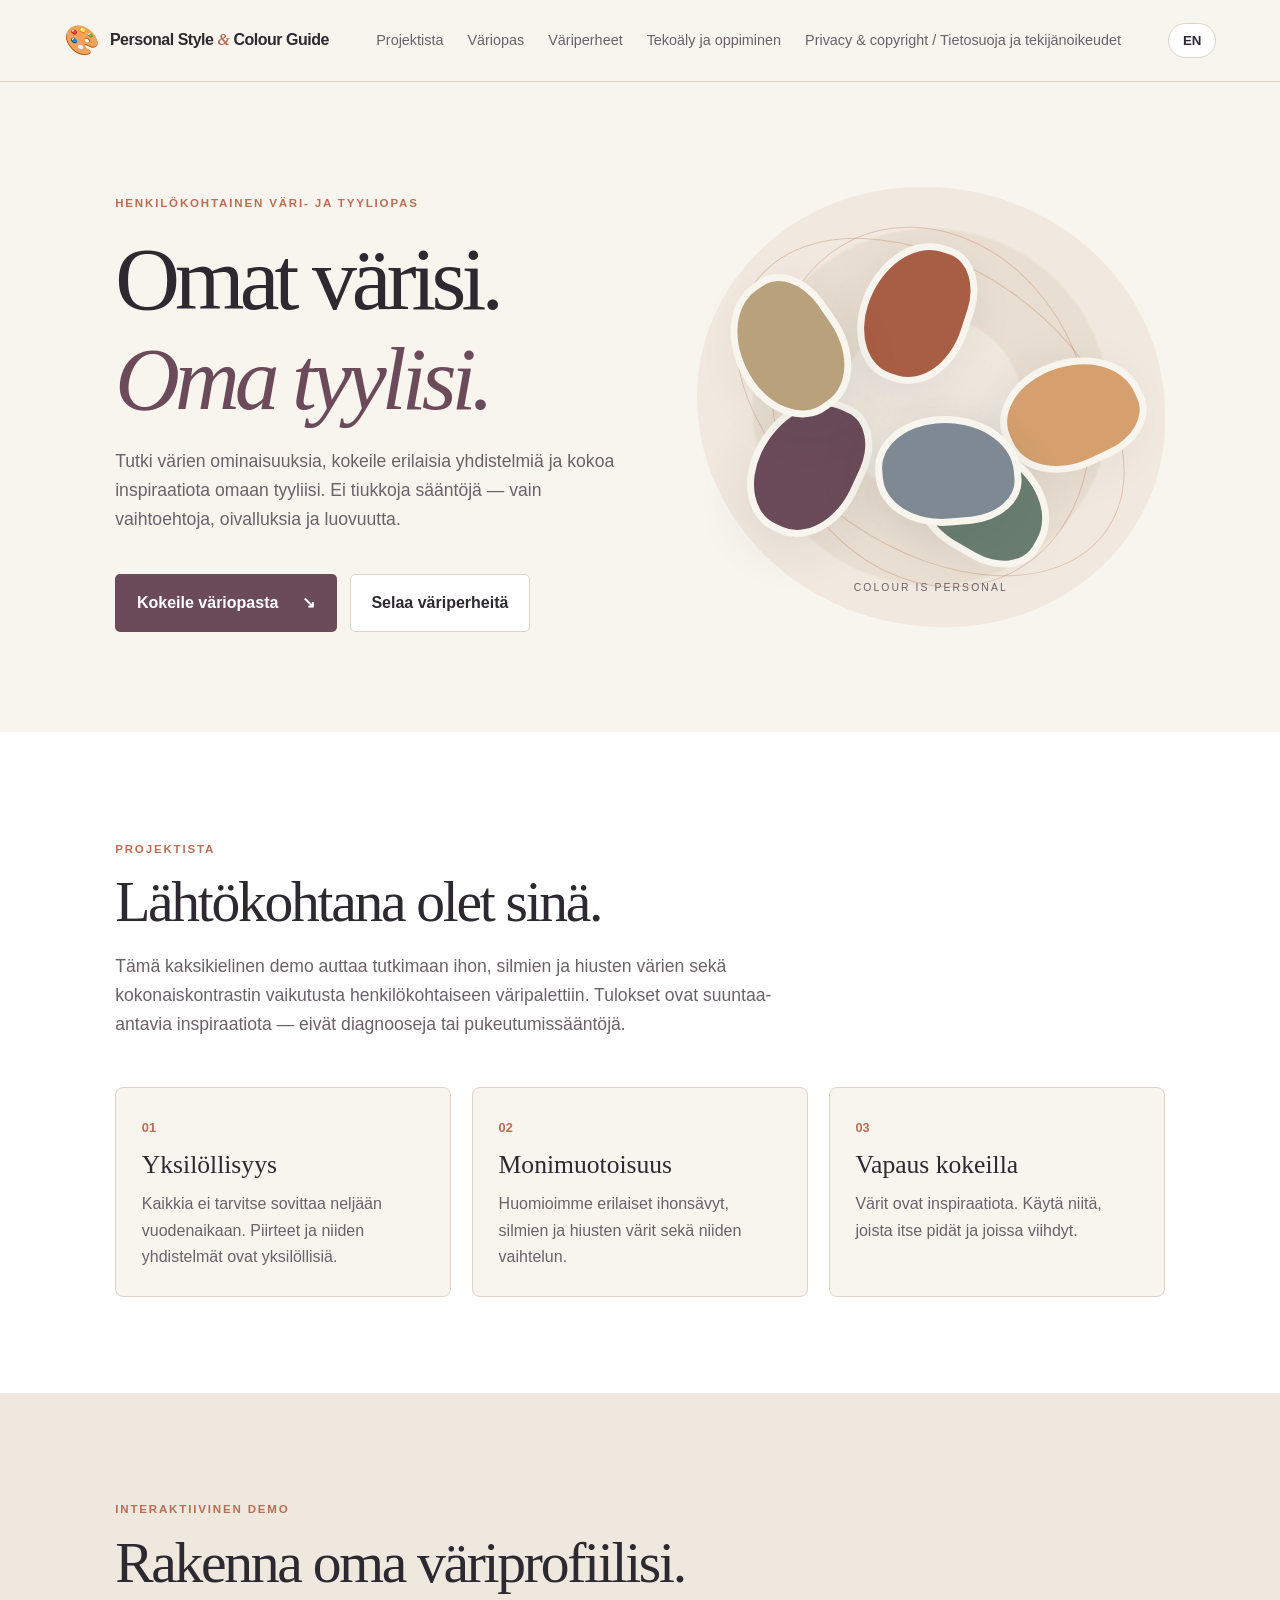
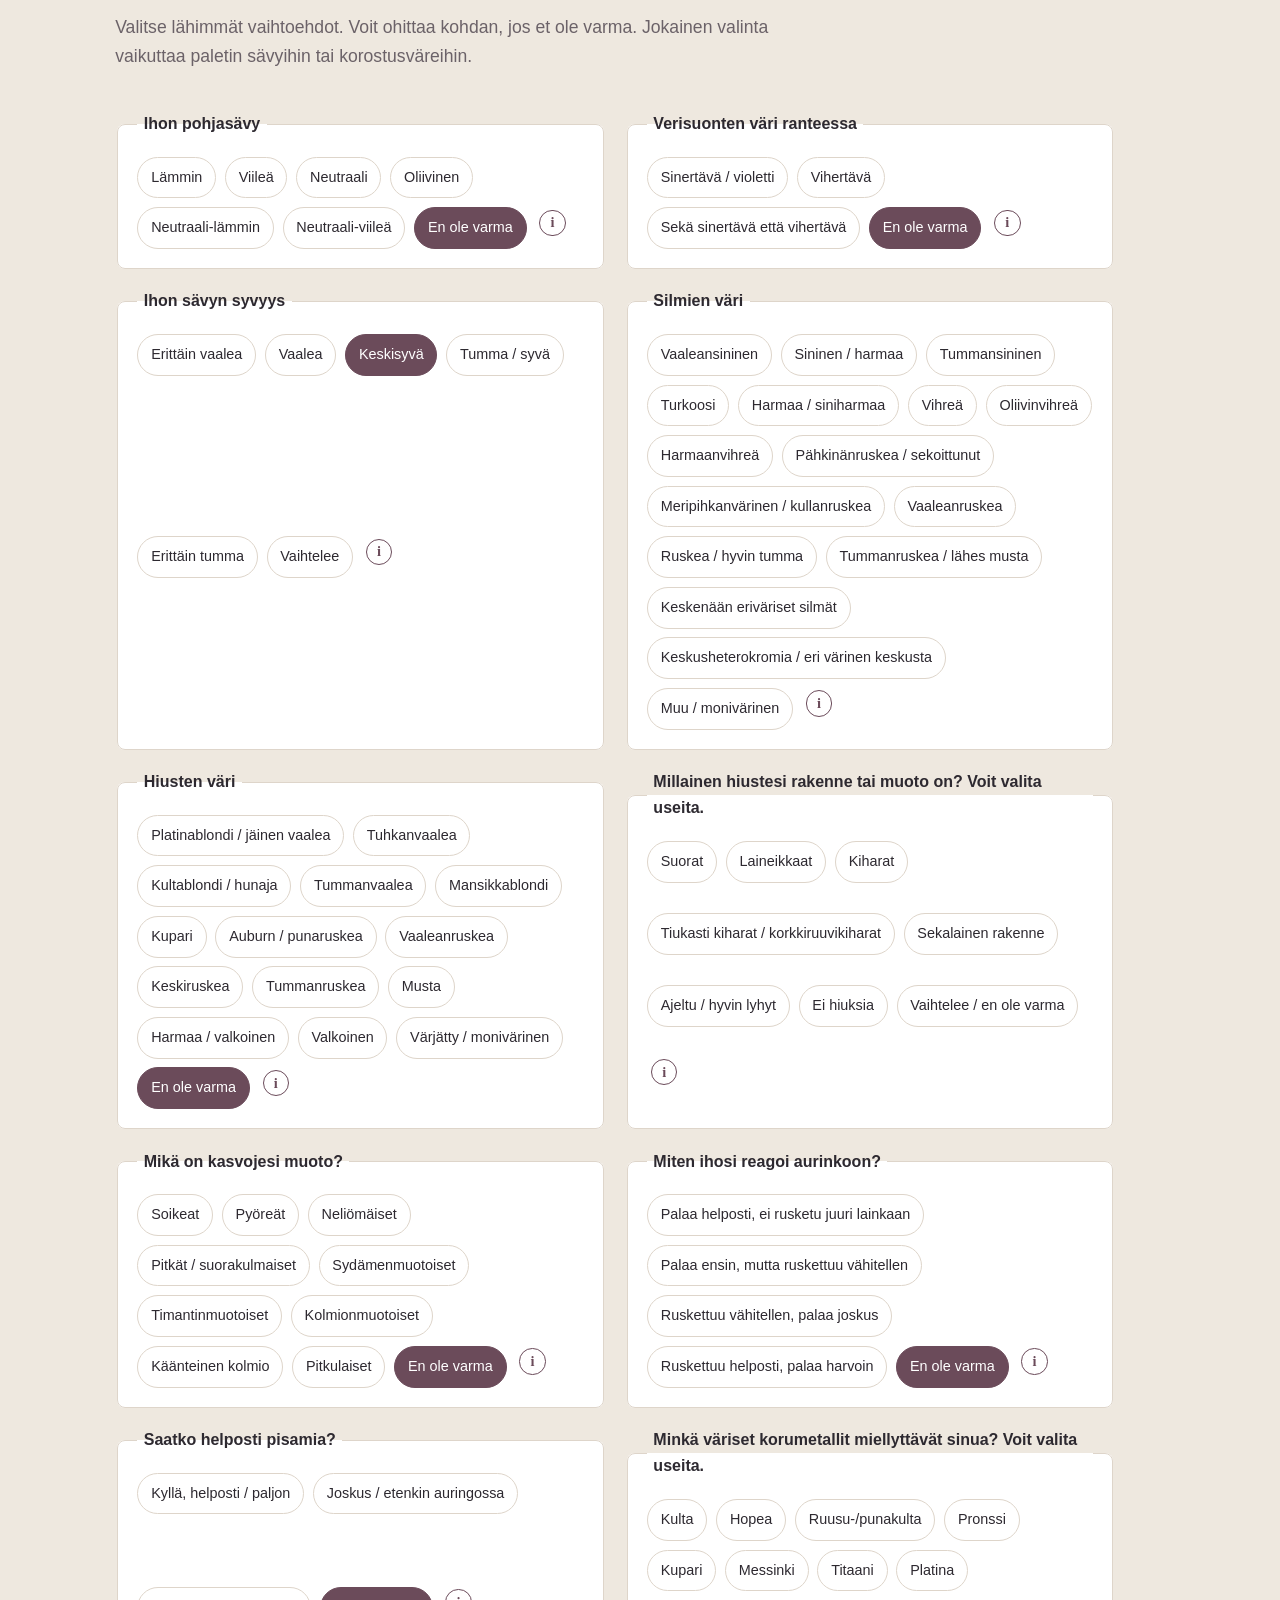
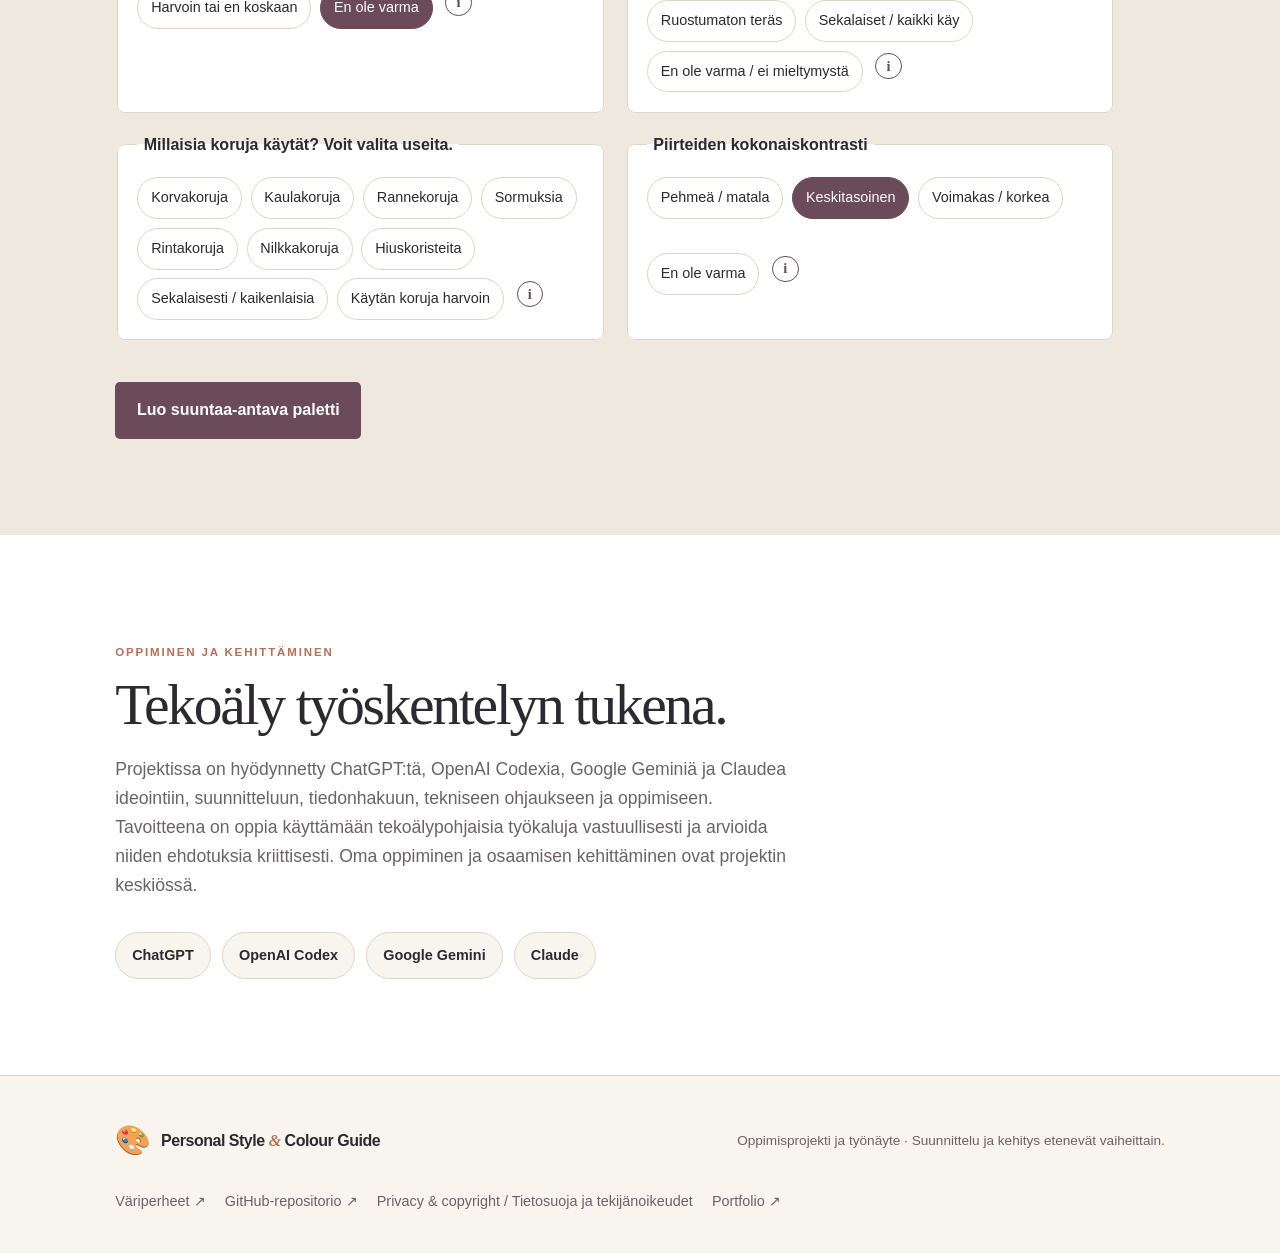
<file: index.html>
<!doctype html>
<html lang="fi">
<head>
  <meta charset="utf-8">
  <meta name="viewport" content="width=device-width, initial-scale=1">
  <link rel="icon" href="data:image/svg+xml,%3Csvg xmlns=%22http://www.w3.org/2000/svg%22 viewBox=%220 0 100 100%22%3E%3Ctext y=%22.9em%22 font-size=%2290%22%3E🎨%3C/text%3E%3C/svg%3E">
  <meta name="description" content="Personal Style & Colour Guide — tutki omaa värimaailmaasi ja rakenna henkilökohtainen väripaletti.">
  <meta name="theme-color" content="#2d2930">
  <title>Personal Style & Colour Guide</title>
  <link rel="stylesheet" href="style.css">
  <script src="script.js" defer></script>
  <script src="profile-expansions.js" defer></script>
</head>
<body>
  <a class="skip-link" href="#main">Siirry sisältöön</a>
  <header class="site-header">
    <a class="brand" href="#top" aria-label="Personal Style & Colour Guide">
      <span class="brand-mark" aria-hidden="true">🎨</span>
      <span>Personal Style <i>&</i> Colour Guide</span>
    </a>
    <nav aria-label="Päänavigaatio">
      <a href="#about" data-i18n="navAbout">Projektista</a>
      <a href="#guide" data-i18n="navGuide">Väriopas</a>
      <a href="colour-families.html" data-i18n="navFamilies">Väriperheet</a>
      <a href="#ai" data-i18n="navAI">Tekoäly ja oppiminen</a>
      <a href="legal.html">Privacy &amp; copyright / Tietosuoja ja tekijänoikeudet</a>
    </nav>
    <button class="language-toggle" id="language-toggle" type="button" aria-label="Switch language">EN</button>
  </header>

  <main id="main">
    <section class="hero" id="top">
      <div class="hero-copy">
        <p class="eyebrow" data-i18n="eyebrow">Henkilökohtainen väri- ja tyyliopas</p>
        <h1 data-i18n="heroTitle">Omat värisi.<br><em>Oma tyylisi.</em></h1>
        <p class="hero-lead" data-i18n="heroLead">Tutki värien ominaisuuksia, kokeile erilaisia yhdistelmiä ja kokoa inspiraatiota omaan tyyliisi. Ei tiukkoja sääntöjä — vain vaihtoehtoja, oivalluksia ja luovuutta.</p>
        <a class="button button-primary" href="#guide" data-i18n="heroCta">Kokeile väriopasta <span aria-hidden="true">↘</span></a>
        <a class="button button-secondary" href="colour-families.html" data-i18n="familiesCta">Selaa väriperheitä</a>
      </div>
      <div class="hero-art" aria-label="Koristeellinen väripaletti">
        <div class="orbit orbit-one"></div><div class="orbit orbit-two"></div>
        <div class="swatch swatch-a"></div><div class="swatch swatch-b"></div>
        <div class="swatch swatch-c"></div><div class="swatch swatch-d"></div>
        <div class="swatch swatch-e"></div><div class="swatch swatch-f"></div>
        <span class="art-caption">COLOUR IS PERSONAL</span>
      </div>
    </section>

    <section class="intro section" id="about">
      <p class="eyebrow" data-i18n="aboutEyebrow">Projektista</p>
      <h2 data-i18n="aboutTitle">Lähtökohtana olet sinä.</h2>
      <p class="section-lead" data-i18n="aboutText">Tämä kaksikielinen demo auttaa tutkimaan ihon, silmien ja hiusten värien sekä kokonaiskontrastin vaikutusta henkilökohtaiseen väripalettiin. Tulokset ovat suuntaa-antavia inspiraatiota — eivät diagnooseja tai pukeutumissääntöjä.</p>
      <div class="principles">
        <article><span>01</span><h3 data-i18n="principle1Title">Yksilöllisyys</h3><p data-i18n="principle1Text">Kaikkia ei tarvitse sovittaa neljään vuodenaikaan. Piirteet ja niiden yhdistelmät ovat yksilöllisiä.</p></article>
        <article><span>02</span><h3 data-i18n="principle2Title">Monimuotoisuus</h3><p data-i18n="principle2Text">Huomioimme erilaiset ihonsävyt, silmien ja hiusten värit sekä niiden vaihtelun.</p></article>
        <article><span>03</span><h3 data-i18n="principle3Title">Vapaus kokeilla</h3><p data-i18n="principle3Text">Värit ovat inspiraatiota. Käytä niitä, joista itse pidät ja joissa viihdyt.</p></article>
      </div>
    </section>

    <section class="guide section" id="guide">
      <div class="section-heading">
        <p class="eyebrow" data-i18n="guideEyebrow">Interaktiivinen demo</p>
        <h2 data-i18n="guideTitle">Rakenna oma väriprofiilisi.</h2>
        <p class="section-lead" data-i18n="guideText">Valitse lähimmät vaihtoehdot. Voit ohittaa kohdan, jos et ole varma. Demo kokoaa valintojesi pohjalta yleisiä värivinkkejä.</p>
      </div>
      <form id="colour-form" class="colour-form">
        <fieldset>
          <legend data-i18n="skinLegend">Ihon pohjasävy</legend>
          <label><input type="radio" name="undertone" value="warm"><span data-i18n="warm">Lämmin</span></label>
          <label><input type="radio" name="undertone" value="cool"><span data-i18n="cool">Viileä</span></label>
          <label><input type="radio" name="undertone" value="neutral"><span data-i18n="neutral">Neutraali</span></label>
          <label><input type="radio" name="undertone" value="olive"><span data-i18n="olive">Oliivinen</span></label>
          <label><input type="radio" name="undertone" value="neutralWarm"><span data-i18n="neutralWarm">Neutraali-lämmin</span></label>
          <label><input type="radio" name="undertone" value="neutralCool"><span data-i18n="neutralCool">Neutraali-viileä</span></label>
          <label><input type="radio" name="undertone" value="unsure" checked><span data-i18n="unsure">En ole varma</span></label>
        </fieldset>
        <fieldset>
          <legend data-i18n="veinsLegend">Verisuonten väri ranteessa</legend>
          <label><input type="radio" name="veins" value="blue"><span data-i18n="veinsBlue">Sinertävä / violetti</span></label>
          <label><input type="radio" name="veins" value="green"><span data-i18n="veinsGreen">Vihertävä</span></label>
          <label><input type="radio" name="veins" value="mixed"><span data-i18n="veinsMixed">Sekä sinertävä että vihertävä</span></label>
          <label><input type="radio" name="veins" value="unsure" checked><span data-i18n="unsure">En ole varma</span></label>
        </fieldset>
        <fieldset>
          <legend data-i18n="depthLegend">Ihon sävyn syvyys</legend>
          <label><input type="radio" name="depth" value="veryLight"><span data-i18n="veryLight">Erittäin vaalea</span></label>
          <label><input type="radio" name="depth" value="light"><span data-i18n="light">Vaalea</span></label>
          <label><input type="radio" name="depth" value="medium" checked><span data-i18n="medium">Keskisyvä</span></label>
          <label><input type="radio" name="depth" value="deep"><span data-i18n="deep">Tumma / syvä</span></label>
          <label><input type="radio" name="depth" value="veryDeep"><span data-i18n="veryDeep">Erittäin tumma</span></label>
          <label><input type="radio" name="depth" value="varied"><span data-i18n="varied">Vaihtelee</span></label>
        </fieldset>
        <fieldset>
          <legend data-i18n="eyesLegend">Silmien väri</legend>
          <label><input type="radio" name="eyes" value="lightblue"><span data-i18n="lightblue">Vaaleansininen</span></label>
          <label><input type="radio" name="eyes" value="blue"><span data-i18n="blue">Sininen</span></label>
          <label><input type="radio" name="eyes" value="darkBlue"><span data-i18n="darkBlue">Tummansininen</span></label>
          <label><input type="radio" name="eyes" value="turquoise"><span data-i18n="turquoise">Turkoosi</span></label>
          <label><input type="radio" name="eyes" value="grey"><span data-i18n="eyeGrey">Harmaa / siniharmaa</span></label>
          <label><input type="radio" name="eyes" value="green"><span data-i18n="green">Vihreä</span></label>
          <label><input type="radio" name="eyes" value="oliveGreen"><span data-i18n="oliveGreen">Oliivinvihreä</span></label>
          <label><input type="radio" name="eyes" value="greyGreen"><span data-i18n="greyGreen">Harmaanvihreä</span></label>
          <label><input type="radio" name="eyes" value="hazel"><span data-i18n="hazel">Pähkinänruskea</span></label>
          <label><input type="radio" name="eyes" value="amber"><span data-i18n="amber">Meripihkanvärinen / kullanruskea</span></label>
          <label><input type="radio" name="eyes" value="lightBrown"><span data-i18n="lightBrown">Vaaleanruskea</span></label>
          <label><input type="radio" name="eyes" value="brown"><span data-i18n="brown">Keskiruskea</span></label>
          <label><input type="radio" name="eyes" value="darkBrown"><span data-i18n="darkBrown">Tummanruskea / lähes musta</span></label>
          <label><input type="radio" name="eyes" value="heterochromia"><span data-i18n="heterochromia">Keskenään eriväriset silmät</span></label>
          <label><input type="radio" name="eyes" value="centralHeterochromia"><span data-i18n="centralHeterochromia">Keskusheterokromia / eri värinen keskusta</span></label>
          <label><input type="radio" name="eyes" value="other"><span data-i18n="other">Muu / monivärinen</span></label>
        </fieldset>
        <fieldset>
          <legend data-i18n="hairLegend">Hiusten väri</legend>
          <label><input type="radio" name="hair" value="platinum"><span data-i18n="platinum">Platinablondi / jäinen vaalea</span></label>
          <label><input type="radio" name="hair" value="ashBlonde"><span data-i18n="ashBlonde">Tuhkanvaalea</span></label>
          <label><input type="radio" name="hair" value="goldBlonde"><span data-i18n="goldBlonde">Kultablondi / hunaja</span></label>
          <label><input type="radio" name="hair" value="darkBlonde"><span data-i18n="darkBlonde">Tummanvaalea</span></label>
          <label><input type="radio" name="hair" value="strawberry"><span data-i18n="strawberry">Mansikkablondi</span></label>
          <label><input type="radio" name="hair" value="copper"><span data-i18n="copperHair">Kupari</span></label>
          <label><input type="radio" name="hair" value="auburn"><span data-i18n="auburn">Auburn / punaruskea</span></label>
          <label><input type="radio" name="hair" value="lightBrown"><span data-i18n="lightBrownHair">Vaaleanruskea</span></label>
          <label><input type="radio" name="hair" value="mediumBrown"><span data-i18n="mediumBrownHair">Keskiruskea</span></label>
          <label><input type="radio" name="hair" value="darkBrown"><span data-i18n="darkBrownHair">Tummanruskea</span></label>
          <label><input type="radio" name="hair" value="black"><span data-i18n="black">Musta</span></label>
          <label><input type="radio" name="hair" value="grey"><span data-i18n="grey">Harmaa / hopea</span></label>
          <label><input type="radio" name="hair" value="white"><span data-i18n="whiteHair">Valkoinen</span></label>
          <label><input type="radio" name="hair" value="dyed"><span data-i18n="dyed">Värjätty / monivärinen</span></label>
          <label><input type="radio" name="hair" value="unsure" checked><span data-i18n="unsure">En ole varma</span></label>
        </fieldset>


        <fieldset>
          <legend data-i18n="hairTextureLegend">Millainen hiustesi rakenne tai muoto on? Voit valita useita.</legend>
          <label><input type="checkbox" name="hairTexture" value="straight"><span data-i18n="hairStraight">Suorat</span></label>
          <label><input type="checkbox" name="hairTexture" value="wavy"><span data-i18n="hairWavy">Laineikkaat</span></label>
          <label><input type="checkbox" name="hairTexture" value="curly"><span data-i18n="hairCurly">Kiharat</span></label>
          <label><input type="checkbox" name="hairTexture" value="coily"><span data-i18n="hairCoily">Tiukasti kiharat / korkkiruuvikiharat</span></label>
          <label><input type="checkbox" name="hairTexture" value="mixed"><span data-i18n="hairMixed">Sekalainen rakenne</span></label>
          <label><input type="checkbox" name="hairTexture" value="shaved"><span data-i18n="hairShaved">Ajeltu / hyvin lyhyt</span></label>
          <label><input type="checkbox" name="hairTexture" value="noHair"><span data-i18n="hairNoHair">Ei hiuksia</span></label>
          <label><input type="checkbox" name="hairTexture" value="varies"><span data-i18n="hairVaries">Vaihtelee / en ole varma</span></label>
        </fieldset>
        <fieldset>
          <legend data-i18n="faceShapeLegend">Mikä on kasvojesi muoto?</legend>
          <label><input type="radio" name="faceShape" value="oval"><span data-i18n="faceOval">Soikeat</span></label>
          <label><input type="radio" name="faceShape" value="round"><span data-i18n="faceRound">Pyöreät</span></label>
          <label><input type="radio" name="faceShape" value="square"><span data-i18n="faceSquare">Neliömäiset</span></label>
          <label><input type="radio" name="faceShape" value="oblong"><span data-i18n="faceOblong">Pitkät / suorakulmaiset</span></label>
          <label><input type="radio" name="faceShape" value="heart"><span data-i18n="faceHeart">Sydämenmuotoiset</span></label>
          <label><input type="radio" name="faceShape" value="diamond"><span data-i18n="faceDiamond">Timantinmuotoiset</span></label>
          <label><input type="radio" name="faceShape" value="triangle"><span data-i18n="faceTriangle">Kolmionmuotoiset</span></label>
          <label><input type="radio" name="faceShape" value="invertedTriangle"><span data-i18n="faceInvertedTriangle">Käänteinen kolmio</span></label>
          <label><input type="radio" name="faceShape" value="long"><span data-i18n="faceLong">Pitkulaiset</span></label>
          <label><input type="radio" name="faceShape" value="unsure" checked><span data-i18n="unsure">En ole varma</span></label>
        </fieldset>
        <fieldset>
          <legend data-i18n="sunLegend">Miten ihosi reagoi aurinkoon?</legend>
          <label><input type="radio" name="sun" value="burns"><span data-i18n="sunBurns">Palaa helposti, ei rusketu juuri lainkaan</span></label>
          <label><input type="radio" name="sun" value="burnsThenTans"><span data-i18n="sunBurnsThenTans">Palaa ensin, mutta ruskettuu vähitellen</span></label>
          <label><input type="radio" name="sun" value="gradualTan"><span data-i18n="sunGradual">Ruskettuu vähitellen, palaa joskus</span></label>
          <label><input type="radio" name="sun" value="tansEasily"><span data-i18n="sunEasyTan">Ruskettuu helposti, palaa harvoin</span></label>
          <label><input type="radio" name="sun" value="unsure" checked><span data-i18n="unsure">En ole varma</span></label>
        </fieldset>
        <fieldset>
          <legend data-i18n="frecklesLegend">Saatko helposti pisamia?</legend>
          <label><input type="radio" name="freckles" value="often"><span data-i18n="frecklesOften">Kyllä, helposti / paljon</span></label>
          <label><input type="radio" name="freckles" value="sometimes"><span data-i18n="frecklesSometimes">Joskus / etenkin auringossa</span></label>
          <label><input type="radio" name="freckles" value="rarely"><span data-i18n="frecklesRarely">Harvoin tai en koskaan</span></label>
          <label><input type="radio" name="freckles" value="unsure" checked><span data-i18n="unsure">En ole varma</span></label>
        </fieldset>
        <fieldset>
          <legend data-i18n="metalLegend">Minkä väriset korumetallit miellyttävät sinua? Voit valita useita.</legend>
          <label><input type="checkbox" name="metal" value="gold"><span data-i18n="metalGold">Kulta</span></label>
          <label><input type="checkbox" name="metal" value="silver"><span data-i18n="metalSilver">Hopea</span></label>
          <label><input type="checkbox" name="metal" value="roseGold"><span data-i18n="metalRose">Ruusu-/punakulta</span></label>
          <label><input type="checkbox" name="metal" value="bronze"><span data-i18n="metalBronze">Pronssi</span></label>
          <label><input type="checkbox" name="metal" value="copper"><span data-i18n="metalCopper">Kupari</span></label>
          <label><input type="checkbox" name="metal" value="brass"><span data-i18n="metalBrass">Messinki</span></label>
          <label><input type="checkbox" name="metal" value="titanium"><span data-i18n="metalTitanium">Titaani</span></label>
          <label><input type="checkbox" name="metal" value="platinum"><span data-i18n="metalPlatinum">Platina</span></label>
          <label><input type="checkbox" name="metal" value="steel"><span data-i18n="metalSteel">Ruostumaton teräs</span></label>
          <label><input type="checkbox" name="metal" value="mixed"><span data-i18n="metalMixed">Sekalaiset / kaikki käy</span></label>
          <label><input type="checkbox" name="metal" value="unsure"><span data-i18n="metalUnsure">En ole varma / ei mieltymystä</span></label>
        </fieldset>
        <fieldset>
          <legend data-i18n="jewelleryLegend">Millaisia koruja käytät? Voit valita useita.</legend>
          <label><input type="checkbox" name="jewellery" value="earrings"><span data-i18n="jewelleryEarrings">Korvakoruja</span></label>
          <label><input type="checkbox" name="jewellery" value="necklaces"><span data-i18n="jewelleryNecklaces">Kaulakoruja</span></label>
          <label><input type="checkbox" name="jewellery" value="bracelets"><span data-i18n="jewelleryBracelets">Rannekoruja</span></label>
          <label><input type="checkbox" name="jewellery" value="rings"><span data-i18n="jewelleryRings">Sormuksia</span></label>
          <label><input type="checkbox" name="jewellery" value="brooches"><span data-i18n="jewelleryBrooches">Rintakoruja</span></label>
          <label><input type="checkbox" name="jewellery" value="anklets"><span data-i18n="jewelleryAnklets">Nilkkakoruja</span></label>
          <label><input type="checkbox" name="jewellery" value="hair"><span data-i18n="jewelleryHair">Hiuskoristeita</span></label>
          <label><input type="checkbox" name="jewellery" value="mixed"><span data-i18n="jewelleryMixed">Sekalaisesti / kaikenlaisia</span></label>
          <label><input type="checkbox" name="jewellery" value="rarely"><span data-i18n="jewelleryRarely">Käytän koruja harvoin</span></label>
        </fieldset>
        <fieldset>
          <legend data-i18n="contrastLegend">Piirteiden kokonaiskontrasti</legend>
          <label><input type="radio" name="contrast" value="soft"><span data-i18n="soft">Pehmeä / matala</span></label>
          <label><input type="radio" name="contrast" value="medium" checked><span data-i18n="midContrast">Keskitasoinen</span></label>
          <label><input type="radio" name="contrast" value="high"><span data-i18n="high">Voimakas / korkea</span></label>
          <label><input type="radio" name="contrast" value="unsure"><span data-i18n="unsure">En ole varma</span></label>
        </fieldset>
        <button class="button button-primary" type="submit" data-i18n="makePalette">Luo suuntaa-antava paletti</button>
      </form>
      <section class="result-panel" id="result" aria-live="polite" aria-atomic="true" hidden>
        <p class="eyebrow" data-i18n="resultEyebrow">Sinun kokeilupalettisi</p>
        <h3 id="result-title"></h3>
        <p id="result-description"></p>
        <div class="palette" id="palette" aria-label="Ehdotetut värisävyt"></div>
        <div class="style-recommendations" id="style-recommendations" aria-label="Henkilökohtaiset tyyli- ja kauneusvinkit">
          <article class="recommendation-card"><h4 data-i18n="makeupHeading">Meikit</h4><div id="makeup-advice"></div></article>
          <article class="recommendation-card"><h4 data-i18n="hairColourHeading">Hiusvärit</h4><div id="hair-colour-advice"></div></article>
          <article class="recommendation-card"><h4 data-i18n="hairstyleHeading">Hiustyylit</h4><div id="hairstyle-advice"></div></article>
          <article class="recommendation-card"><h4 data-i18n="extrasHeading">Asusteet, kynnet ja yhdistely</h4><div id="extras-advice"></div></article>
        </div>
        <p class="result-note" data-i18n="resultNote">Tämä on yksinkertaistettu demo, ei ammattilaisen tekemä värianalyysi. Valaistus, näytön asetukset ja omat mieltymyksesi vaikuttavat värien kokemiseen.</p>
        <button class="button button-secondary" id="reset-button" type="button" data-i18n="reset">Muokkaa valintoja</button>
      </section>
    </section>

    <section class="ai-section section" id="ai">
      <p class="eyebrow" data-i18n="aiEyebrow">Oppiminen ja kehittäminen</p>
      <h2 data-i18n="aiTitle">Tekoäly työskentelyn tukena.</h2>
      <p class="section-lead" data-i18n="aiText">Projektissa on hyödynnetty ChatGPT:tä, OpenAI Codexia, Google Geminiä ja Claudea ideointiin, suunnitteluun, tiedonhakuun, tekniseen ohjaukseen ja oppimiseen. Tavoitteena on oppia käyttämään tekoälypohjaisia työkaluja vastuullisesti ja arvioida niiden ehdotuksia kriittisesti. Oma oppiminen ja osaamisen kehittäminen ovat projektin keskiössä.</p>
      <div class="tool-list"><span>ChatGPT</span><span>OpenAI Codex</span><span>Google Gemini</span><span>Claude</span></div>
    </section>
  </main>

  <footer class="site-footer">
    <a class="brand" href="#top"><span class="brand-mark" aria-hidden="true">🎨</span><span>Personal Style <i>&</i> Colour Guide</span></a>
    <p data-i18n="footerText">Oppimisprojekti ja työnäyte · Suunnittelu ja kehitys etenevät vaiheittain.</p>
    <div class="footer-links">
      <a href="colour-families.html" data-i18n="footerFamilies">Väriperheet ↗</a>
      <a href="https://github.com/MarikaMatala/personal-style-colour-guide" target="_blank" rel="noopener noreferrer" data-i18n="repoLink">GitHub-repositorio ↗</a>
      <a href="legal.html">Privacy &amp; copyright / Tietosuoja ja tekijänoikeudet</a>
      <a href="https://marikamatala.github.io/" target="_blank" rel="noopener noreferrer" data-i18n="portfolioLink">Portfolio ↗</a>
    </div>
  </footer>
</body>
</html>
</file>
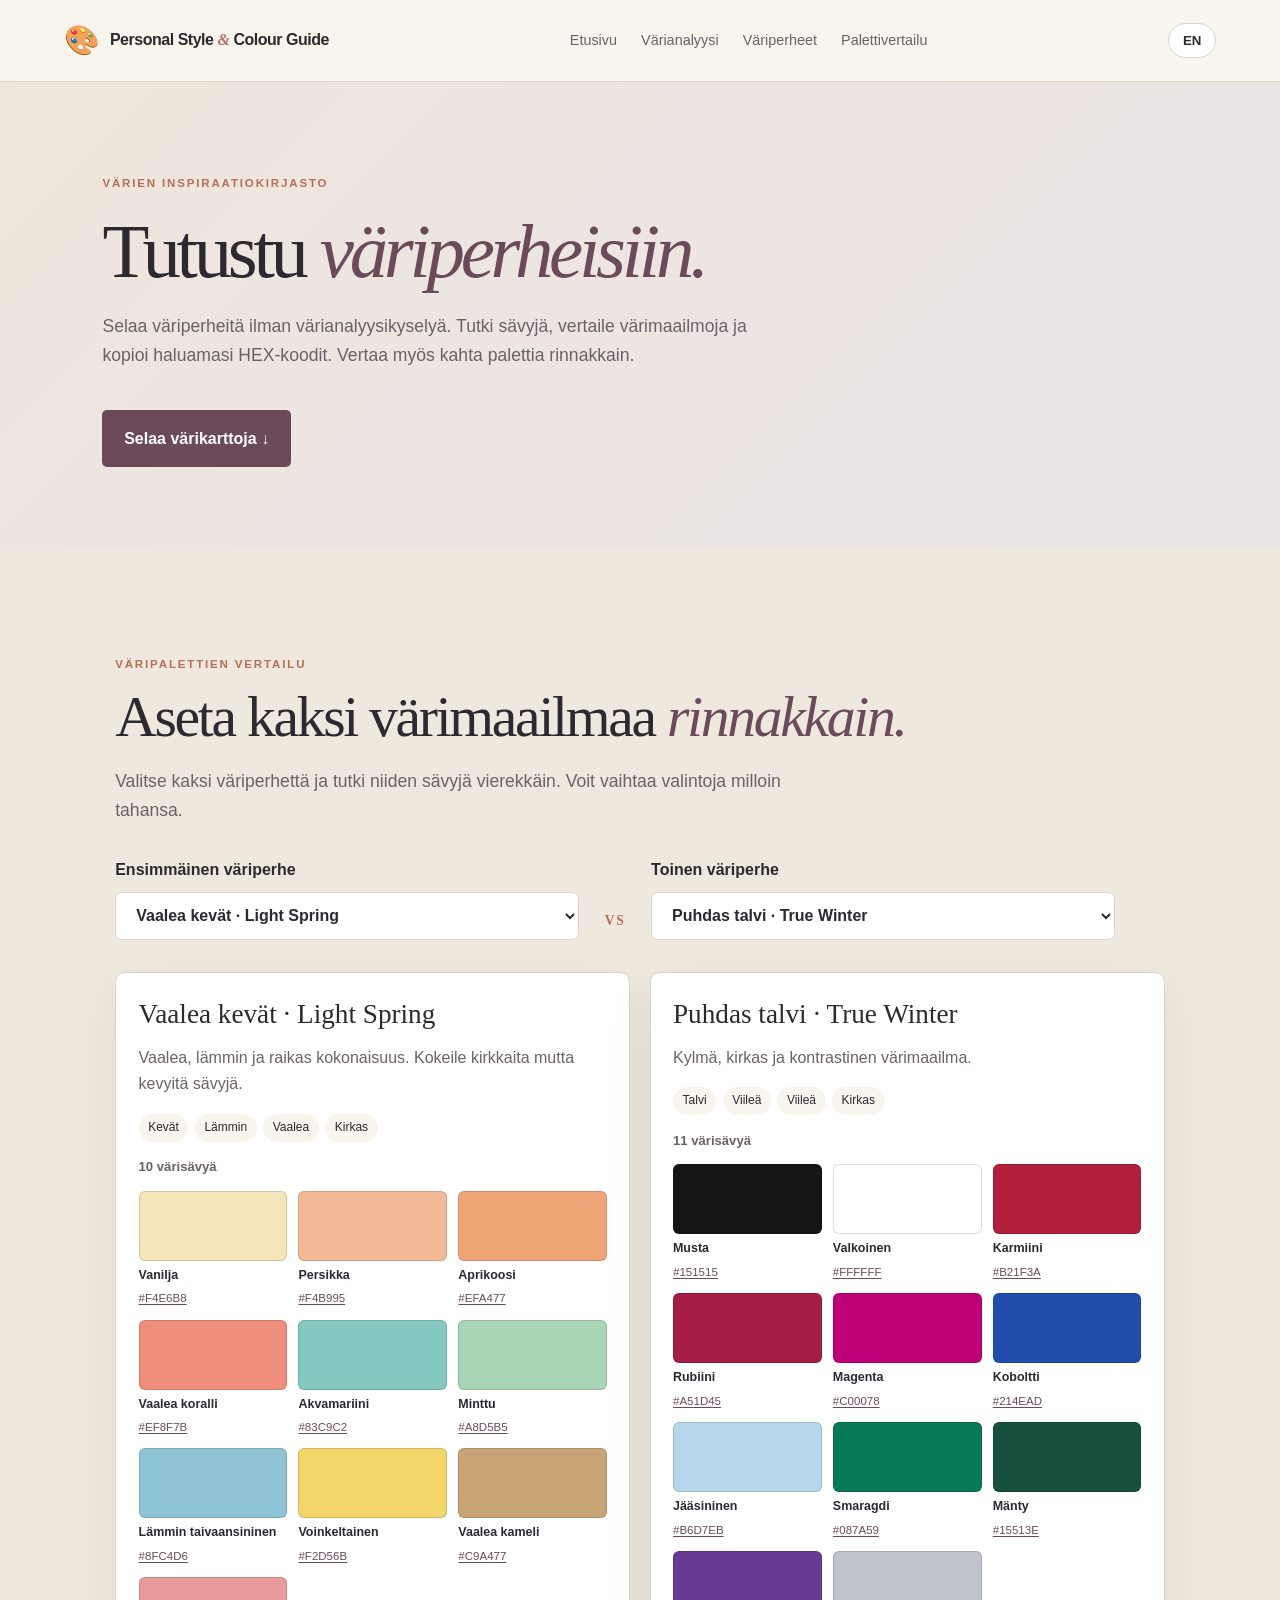
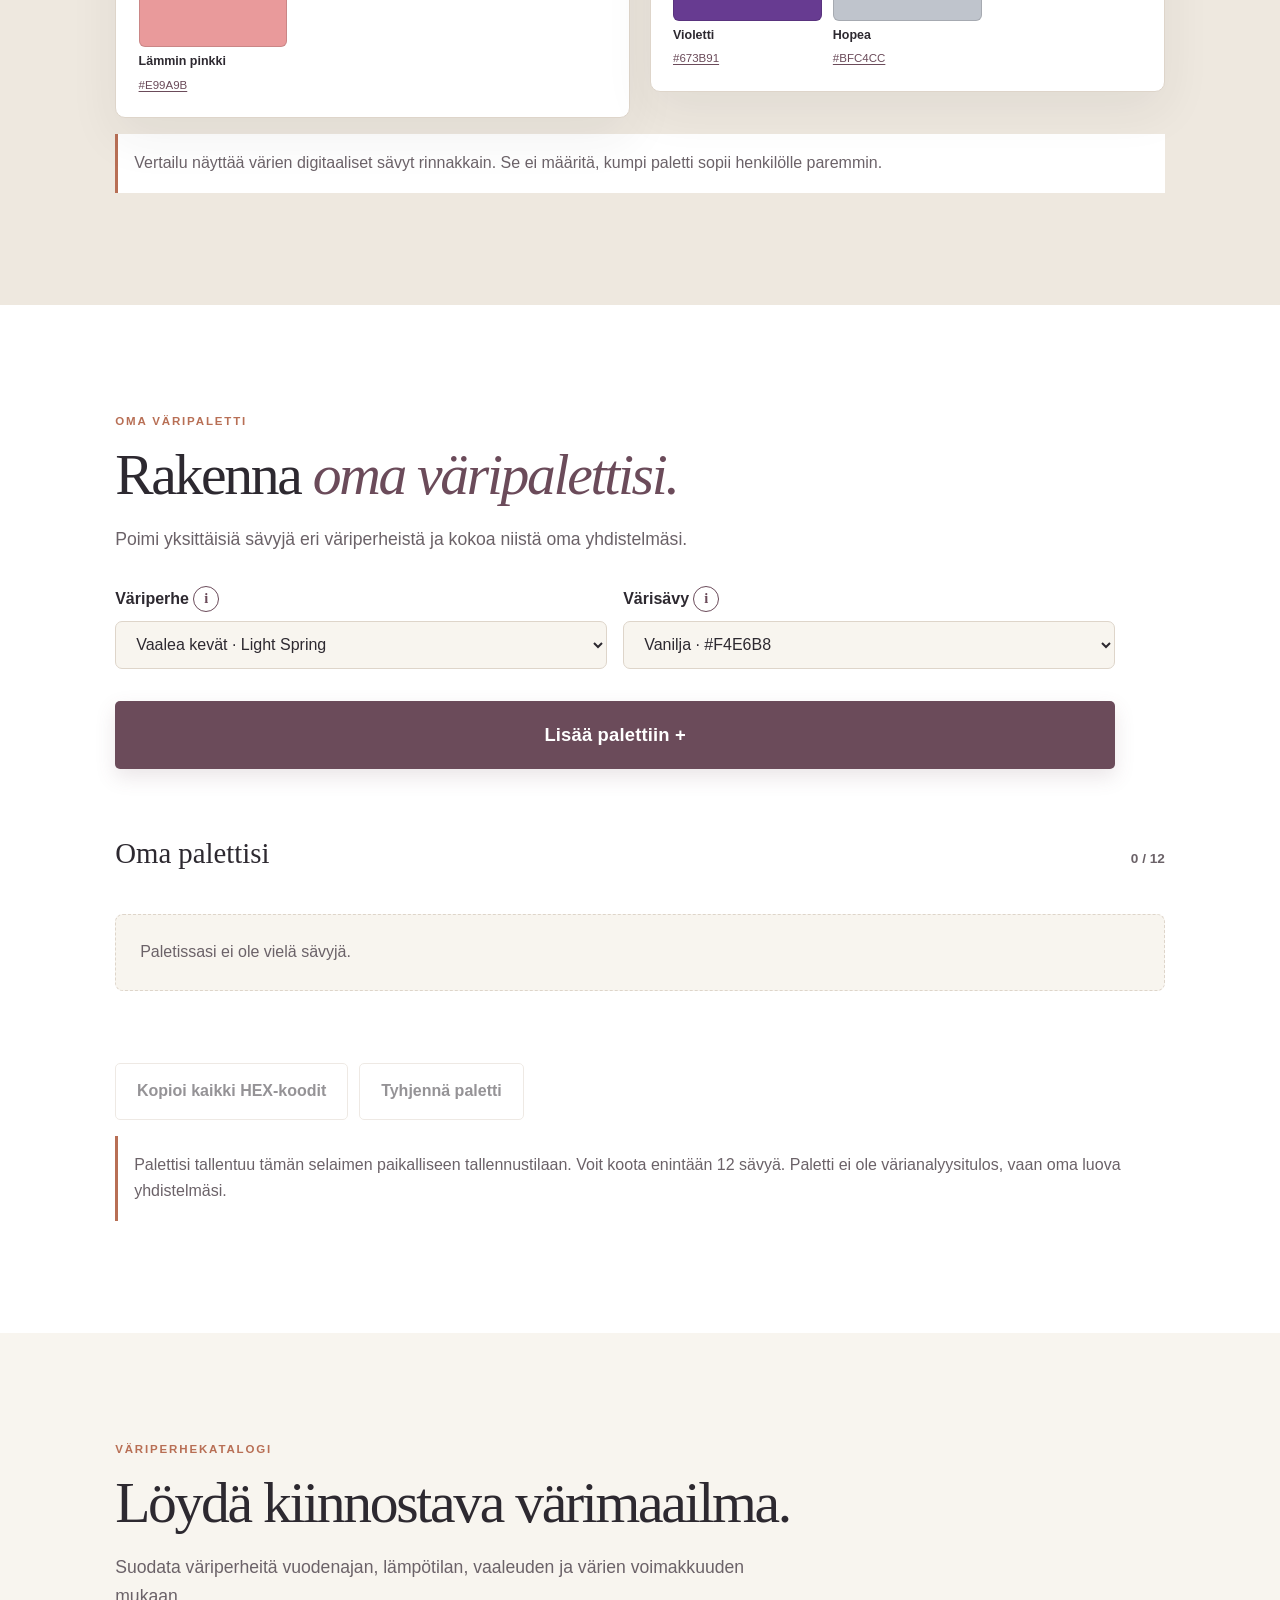
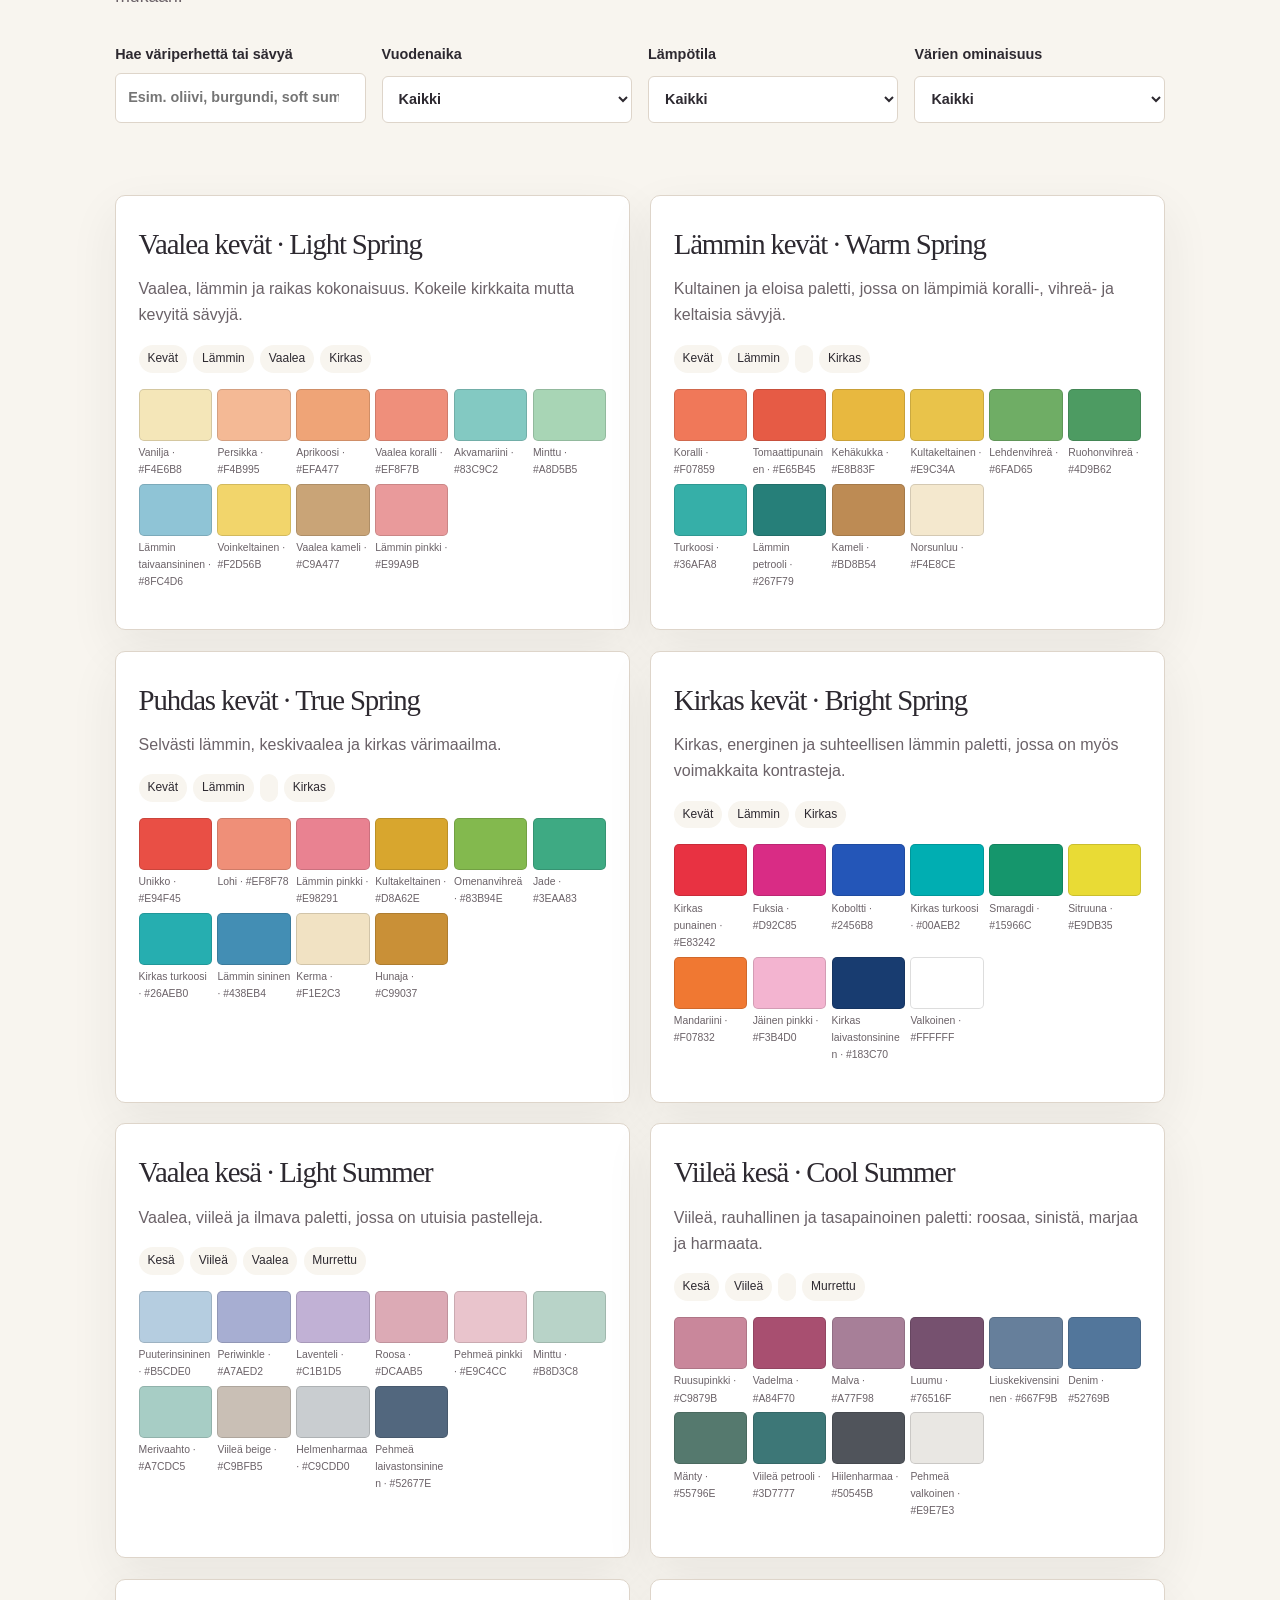
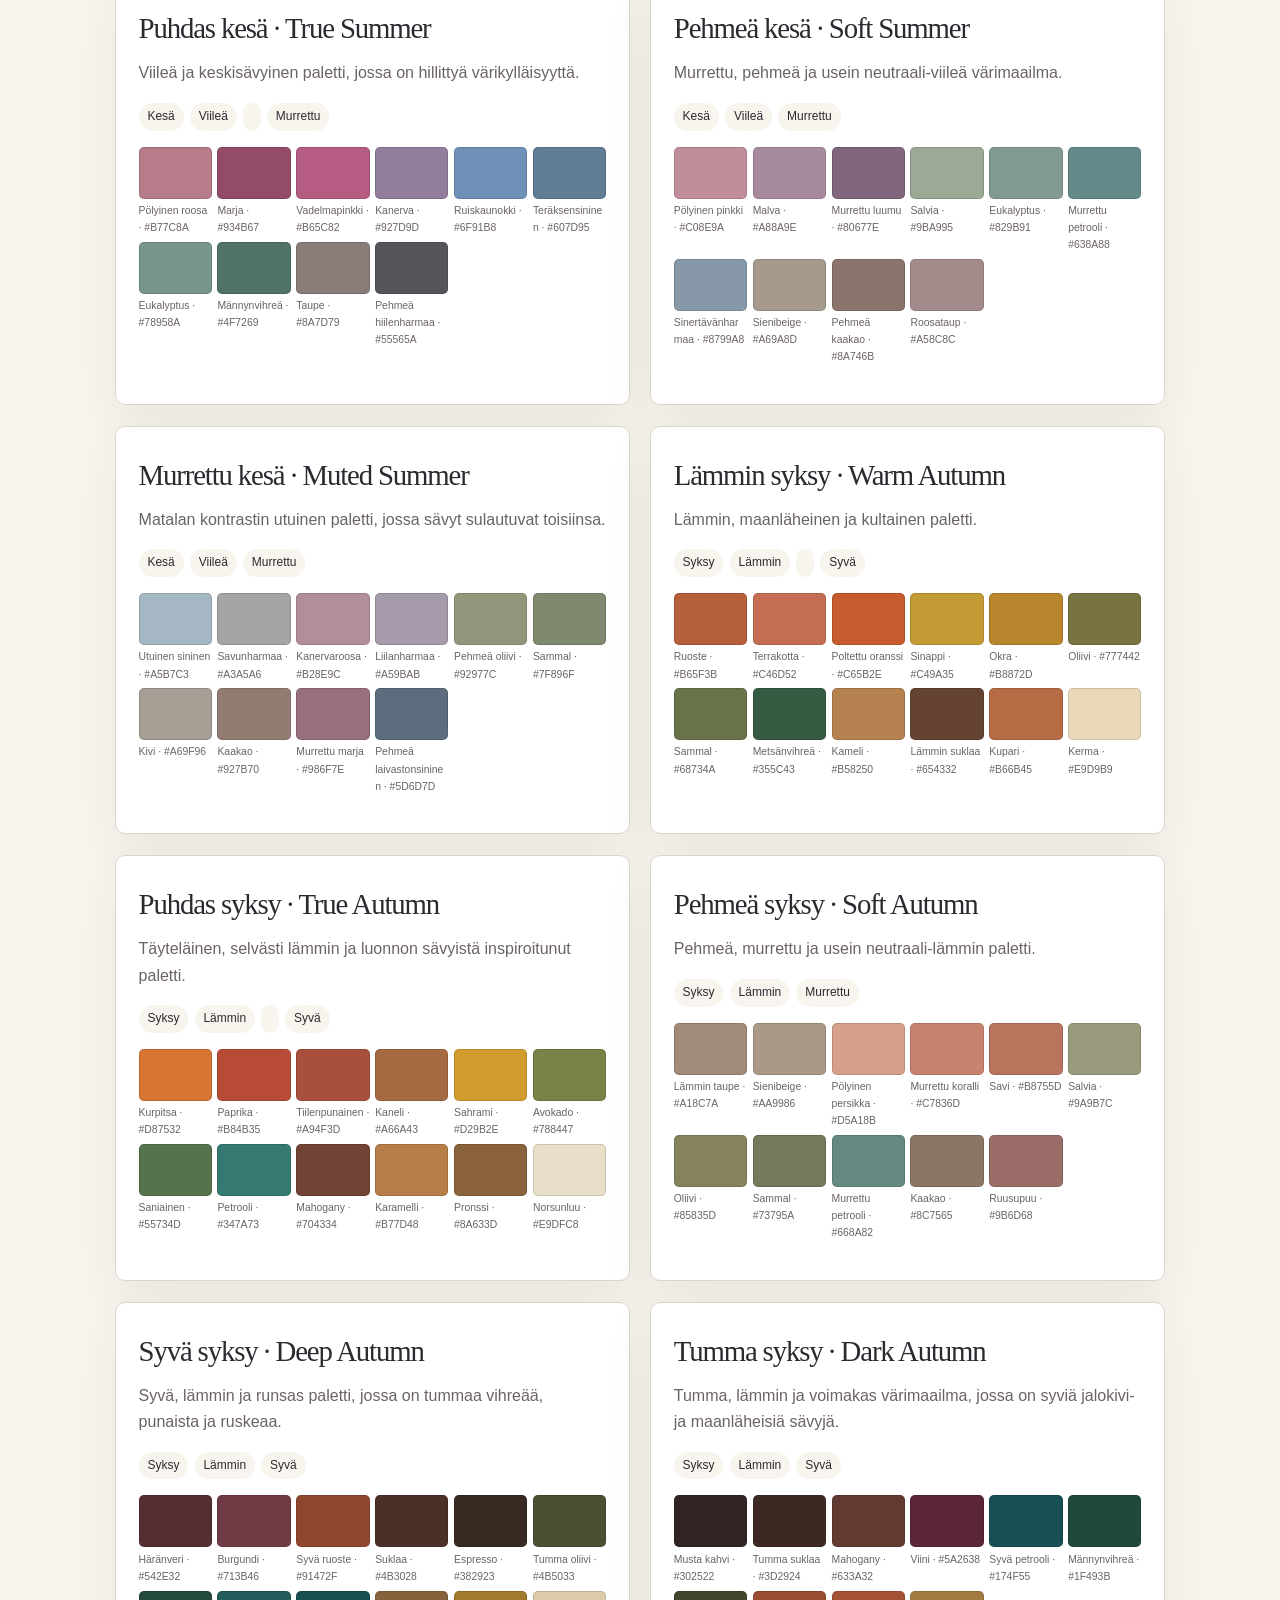
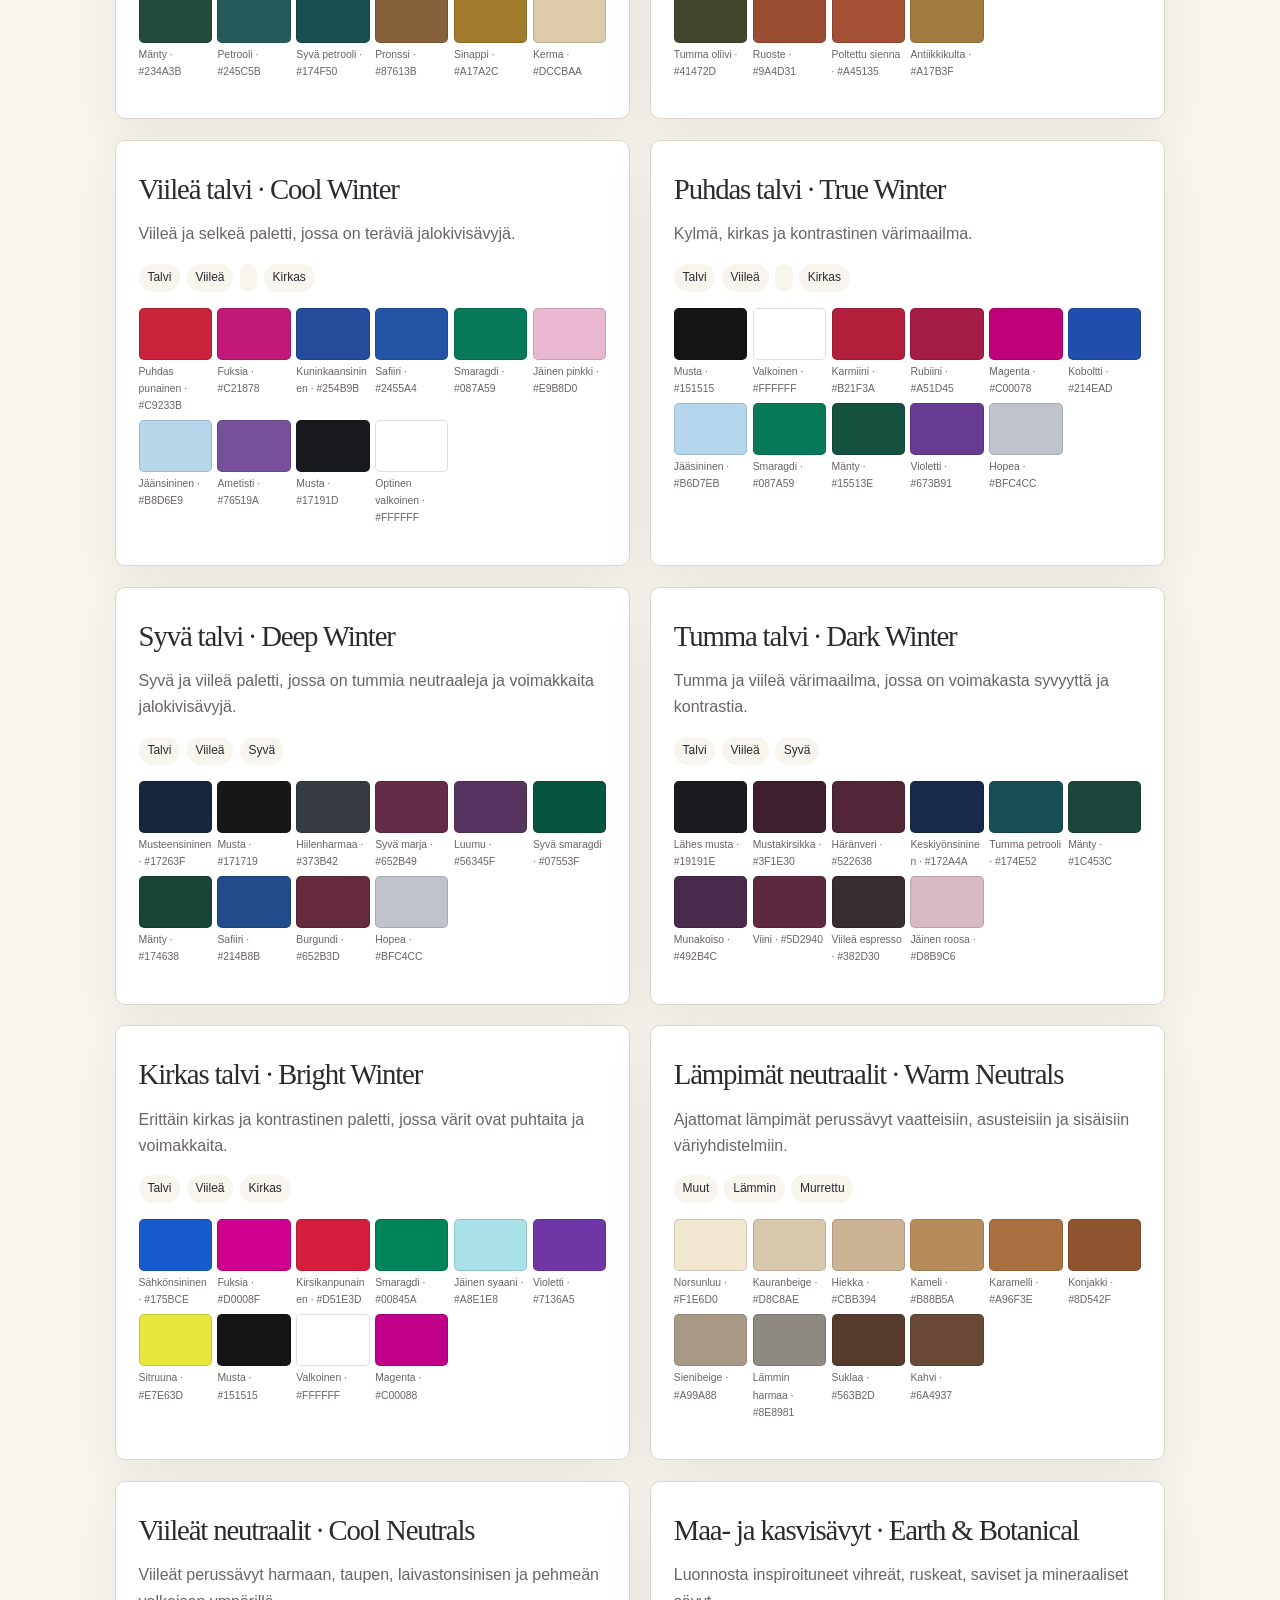
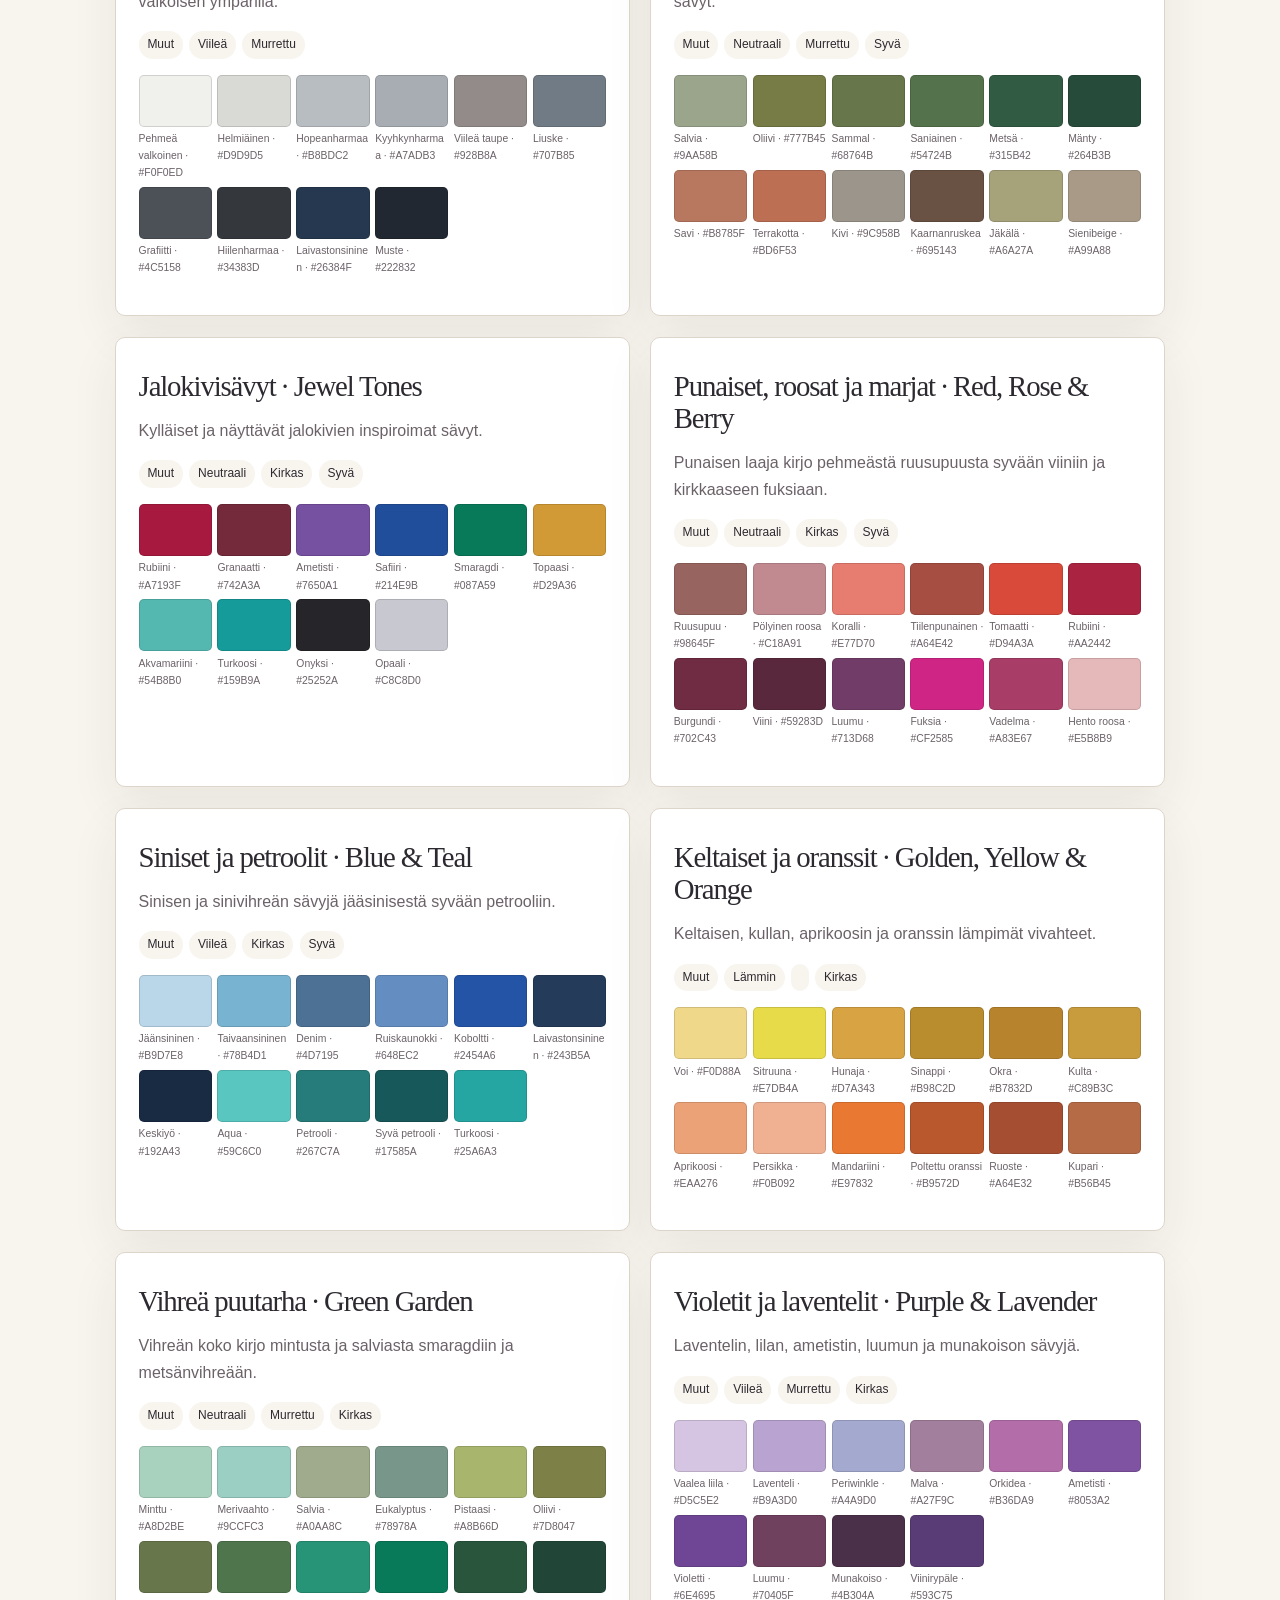
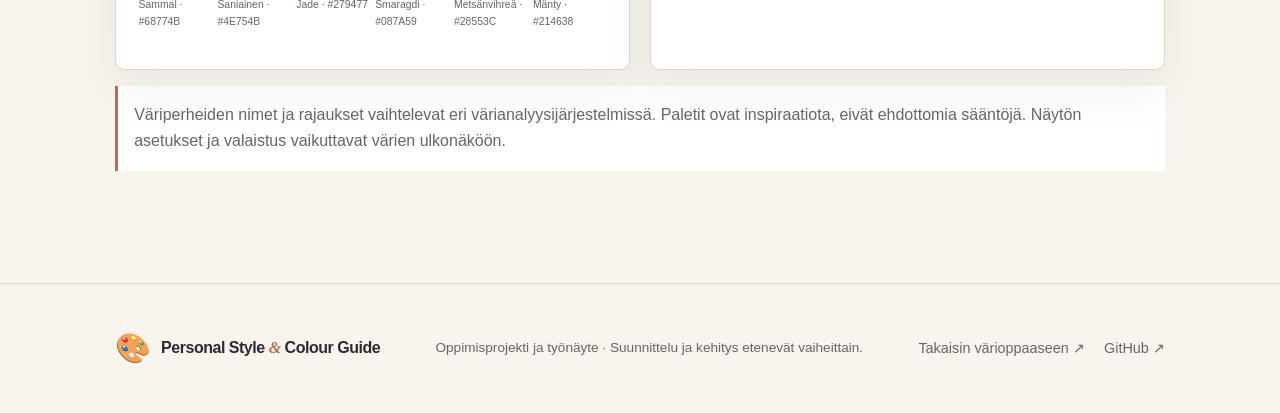
<file: colour-families.html>
<!doctype html>
<html lang="fi">
<head>
  <meta charset="utf-8">
  <meta name="viewport" content="width=device-width, initial-scale=1">
  <meta name="description" content="Selaa laajaa väriperheiden ja vuodenaikojen väripalettien kokoelmaa.">
  <meta name="theme-color" content="#2d2930">
  <title>Colour Families — Personal Style & Colour Guide</title>
  <link rel="stylesheet" href="style.css">
  <script src="colour-families.js" defer></script>
</head>
<body class="family-page">
  <a class="skip-link" href="#main">Siirry sisältöön</a>
  <header class="site-header">
    <a class="brand" href="index.html"><span class="brand-mark" aria-hidden="true">🎨</span><span>Personal Style <i>&</i> Colour Guide</span></a>
    <nav aria-label="Päänavigaatio"><a href="index.html" data-copy="home">Etusivu</a><a href="index.html#guide" data-copy="analysis">Värianalyysi</a><a href="#families" data-copy="browse">Väriperheet</a><a href="#compare" data-copy="compareNav">Vertailu</a></nav>
    <button class="language-toggle" id="family-language" type="button" aria-label="Switch language">EN</button>
  </header>
  <main id="main">
    <section class="family-hero">
      <p class="eyebrow" data-copy="eyebrow">Värien inspiraatiokirjasto</p>
      <h1 data-copy="title">Tutustu <em>väriperheisiin.</em></h1>
      <p class="section-lead" data-copy="intro">Selaa väriperheitä ilman värianalyysikyselyä. Tutki sävyjä, vertaile värimaailmoja ja kopioi haluamasi HEX-koodit. Vertaa myös kahta palettia rinnakkain.</p>
      <a class="button button-primary" href="#families" data-copy="browseCta">Selaa värikarttoja ↓</a>
    </section>

    <section class="section comparison-section" id="compare">
      <p class="eyebrow" data-copy="compareEyebrow">Väripalettien vertailu</p>
      <h2 data-copy="compareTitle">Aseta kaksi värimaailmaa <em>rinnakkain.</em></h2>
      <p class="section-lead" data-copy="compareIntro">Valitse kaksi väriperhettä ja tutki niiden sävyjä vierekkäin. Voit vaihtaa valintoja milloin tahansa.</p>
      <div class="comparison-controls">
        <label><span data-copy="firstPalette">Ensimmäinen väriperhe</span><select id="compare-first"></select></label>
        <span class="comparison-versus" aria-hidden="true">VS</span>
        <label><span data-copy="secondPalette">Toinen väriperhe</span><select id="compare-second"></select></label>
      </div>
      <div class="comparison-result" id="comparison-result" aria-live="polite"></div>
      <p class="family-disclaimer" data-copy="compareNote">Vertailu näyttää värien digitaaliset sävyt rinnakkain. Se ei määritä, kumpi paletti sopii henkilölle paremmin.</p>
    </section>
    <section class="section custom-builder-section" id="custom-builder">
      <p class="eyebrow" data-copy="builderEyebrow">Oma väripaletti</p>
      <h2 data-copy="builderTitle">Rakenna <em>oma väripalettisi.</em></h2>
      <p class="section-lead" data-copy="builderIntro">Poimi yksittäisiä sävyjä eri väriperheistä ja kokoa niistä oma yhdistelmäsi.</p>
      <div class="builder-controls">
        <div class="builder-field">
          <div class="builder-label-row"><label for="builder-family" data-copy="builderFamilyLabel">Väriperhe</label><button class="info-button" id="builder-family-info-button" type="button" aria-expanded="false" aria-controls="builder-family-info" data-copy="builderInfoButton" aria-label="Lisätietoa väriperheen valinnasta">i</button></div>
          <p class="info-panel" id="builder-family-info" data-copy="builderFamilyInfo" hidden>Väriperhe kertoo, millaiseen vuodenaika- ja värimaailmaan sävyt kuuluvat. Voit valita minkä tahansa perheen – eri perheiden värejä saa yhdistellä vapaasti.</p>
          <select id="builder-family"></select>
        </div>
        <div class="builder-field">
          <div class="builder-label-row"><label for="builder-colour" data-copy="builderColourLabel">Värisävy</label><button class="info-button" id="builder-colour-info-button" type="button" aria-expanded="false" aria-controls="builder-colour-info" data-copy="builderInfoButton" aria-label="Lisätietoa värisävyn valinnasta">i</button></div>
          <p class="info-panel" id="builder-colour-info" data-copy="builderColourInfo" hidden>Valitse yksittäinen sävy ja tarkista sen HEX-koodi. Voit lisätä palettiin sävyjä useista eri väriperheistä.</p>
          <select id="builder-colour"></select>
        </div>
      </div>
      <button class="button button-primary builder-add-button" id="builder-add" type="button" data-copy="builderAdd">Kokeile valittua sävyä +</button>
      <div class="builder-heading"><h3 data-copy="builderYourPalette">Oma palettisi</h3><span id="builder-count" aria-live="polite">0 / 12</span></div>
      <div class="custom-palette-grid" id="custom-palette" aria-live="polite"></div>
      <p class="builder-status" id="builder-status" role="status" aria-live="polite"></p>
      <div class="builder-actions">
        <button class="button button-secondary" id="builder-copy" type="button" data-copy="builderCopy">Kopioi kaikki HEX-koodit</button>
        <button class="button button-secondary" id="builder-clear" type="button" data-copy="builderClear">Tyhjennä paletti</button>
      </div>
      <p class="family-disclaimer" data-copy="builderNote">Palettisi tallentuu tämän selaimen paikalliseen tallennustilaan. Voit koota enintään 12 sävyä. Paletti ei ole värianalyysitulos, vaan oma luova yhdistelmäsi.</p>
    </section>
    <section class="section" id="families">
      <p class="eyebrow" data-copy="catalogue">Väriperhekatalogi</p>
      <h2 data-copy="catalogueTitle">Löydä kiinnostava värimaailma.</h2>
      <p class="section-lead" data-copy="filterIntro">Suodata väriperheitä vuodenajan, lämpötilan, vaaleuden ja värien voimakkuuden mukaan.</p>
      <div class="family-controls">
        <label><span data-copy="searchLabel">Hae väriperhettä tai sävyä</span><input id="family-search" type="search" placeholder="Esim. oliivi, burgundi, soft summer" data-placeholder="searchPlaceholder"></label>
        <label><span data-copy="seasonLabel">Vuodenaika</span><select id="season-filter"><option value="all" data-copy="all">Kaikki</option><option value="spring" data-copy="springOpt">Kevät</option><option value="summer" data-copy="summerOpt">Kesä</option><option value="autumn" data-copy="autumnOpt">Syksy</option><option value="winter" data-copy="winterOpt">Talvi</option><option value="other" data-copy="otherOpt">Muut väriperheet</option></select></label>
        <label><span data-copy="temperatureLabel">Lämpötila</span><select id="temperature-filter"><option value="all" data-copy="all">Kaikki</option><option value="warm" data-copy="warm">Lämmin</option><option value="cool" data-copy="cool">Viileä</option><option value="neutral" data-copy="neutral">Neutraali</option></select></label>
        <label><span data-copy="qualityLabel">Värien ominaisuus</span><select id="quality-filter"><option value="all" data-copy="all">Kaikki</option><option value="light" data-copy="light">Vaalea</option><option value="deep" data-copy="deep">Syvä</option><option value="soft" data-copy="soft">Murrettu</option><option value="bright" data-copy="bright">Kirkas</option></select></label>
      </div>
      <p class="copy-status" id="copy-status" role="status" aria-live="polite"></p>
      <div class="family-grid" id="family-grid"></div>
      <p class="family-empty" id="no-results" hidden data-copy="noResults">Näillä suodattimilla ei löytynyt väriperheitä. Kokeile muuttaa hakua.</p>
      <p class="family-disclaimer" data-copy="disclaimer">Väriperheiden nimet ja rajaukset vaihtelevat eri värianalyysijärjestelmissä. Paletit ovat inspiraatiota, eivät ehdottomia sääntöjä. Näytön asetukset ja valaistus vaikuttavat värien ulkonäköön.</p>
    </section>
  </main>
  <footer class="site-footer">
    <a class="brand" href="index.html"><span class="brand-mark" aria-hidden="true">🎨</span><span>Personal Style <i>&</i> Colour Guide</span></a>
    <p data-copy="footer">Oppimisprojekti ja työnäyte · Suunnittelu ja kehitys etenevät vaiheittain.</p>
    <div class="footer-links"><a href="index.html" data-copy="back">Takaisin värioppaaseen ↗</a><a href="https://github.com/MarikaMatala/personal-style-colour-guide" target="_blank" rel="noopener noreferrer">GitHub ↗</a></div>
  </footer>
</body>
</html>
</file>
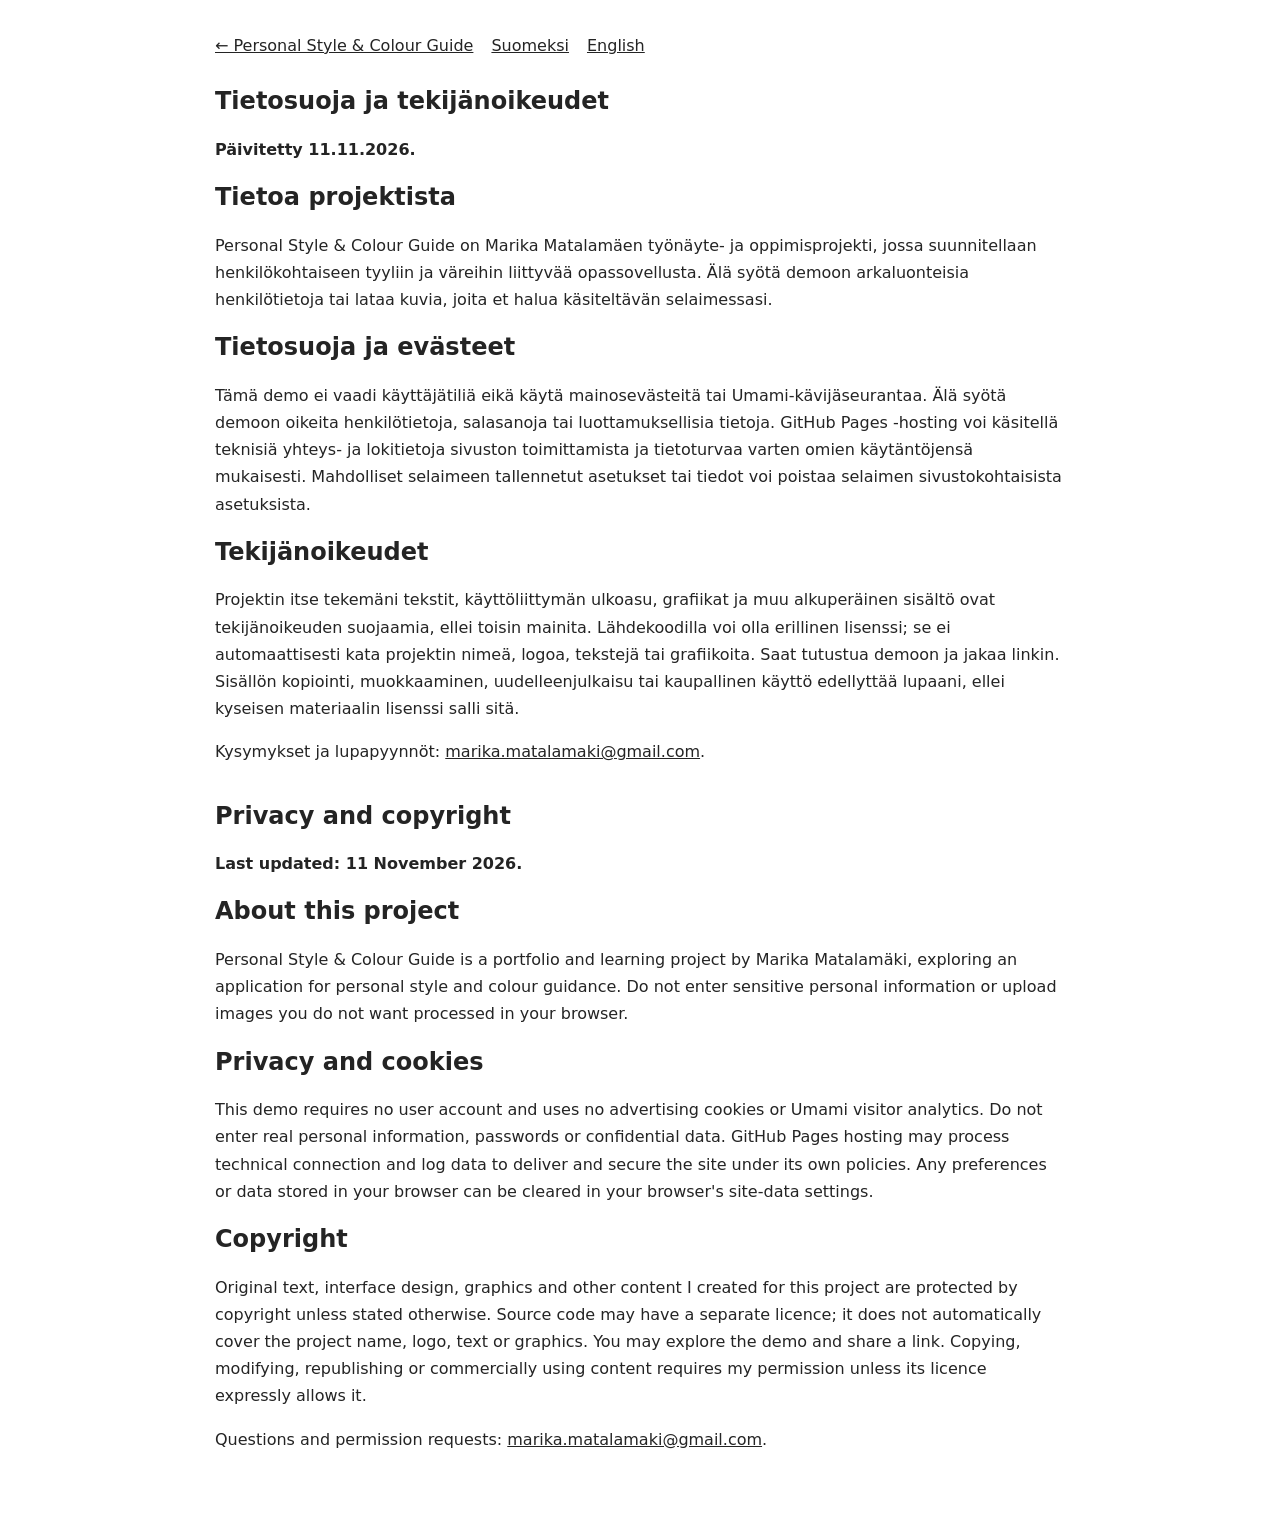
<file: legal.html>
<!doctype html><html lang="fi"><head><meta charset="utf-8"><meta name="viewport" content="width=device-width,initial-scale=1"><title>Tietosuoja ja tekijänoikeudet | Personal Style & Colour Guide</title><style>body{max-width:850px;margin:0 auto;padding:32px 22px;font:16px/1.7 system-ui,sans-serif;color:#242424}a{color:inherit}nav{display:flex;gap:18px;flex-wrap:wrap;margin-bottom:28px}section{margin-bottom:36px}h1,h2{line-height:1.2}</style></head><body><nav><a href="./">← Personal Style & Colour Guide</a><a href="#fi">Suomeksi</a><a href="#en">English</a></nav><section id="fi"><h1>Tietosuoja ja tekijänoikeudet</h1><p><strong>Päivitetty 11.11.2026.</strong></p><h2>Tietoa projektista</h2><p>Personal Style & Colour Guide on Marika Matalamäen työnäyte- ja oppimisprojekti, jossa suunnitellaan henkilökohtaiseen tyyliin ja väreihin liittyvää opassovellusta. Älä syötä demoon arkaluonteisia henkilötietoja tai lataa kuvia, joita et halua käsiteltävän selaimessasi.</p><h2>Tietosuoja ja evästeet</h2><p>Tämä demo ei vaadi käyttäjätiliä eikä käytä mainosevästeitä tai Umami-kävijäseurantaa. Älä syötä demoon oikeita henkilötietoja, salasanoja tai luottamuksellisia tietoja. GitHub Pages -hosting voi käsitellä teknisiä yhteys- ja lokitietoja sivuston toimittamista ja tietoturvaa varten omien käytäntöjensä mukaisesti. Mahdolliset selaimeen tallennetut asetukset tai tiedot voi poistaa selaimen sivustokohtaisista asetuksista.</p><h2>Tekijänoikeudet</h2><p>Projektin itse tekemäni tekstit, käyttöliittymän ulkoasu, grafiikat ja muu alkuperäinen sisältö ovat tekijänoikeuden suojaamia, ellei toisin mainita. Lähdekoodilla voi olla erillinen lisenssi; se ei automaattisesti kata projektin nimeä, logoa, tekstejä tai grafiikoita. Saat tutustua demoon ja jakaa linkin. Sisällön kopiointi, muokkaaminen, uudelleenjulkaisu tai kaupallinen käyttö edellyttää lupaani, ellei kyseisen materiaalin lisenssi salli sitä.</p><p>Kysymykset ja lupapyynnöt: <a href="mailto:marika.matalamaki@gmail.com">marika.matalamaki@gmail.com</a>.</p></section><section id="en" lang="en"><h1>Privacy and copyright</h1><p><strong>Last updated: 11 November 2026.</strong></p><h2>About this project</h2><p>Personal Style & Colour Guide is a portfolio and learning project by Marika Matalamäki, exploring an application for personal style and colour guidance. Do not enter sensitive personal information or upload images you do not want processed in your browser.</p><h2>Privacy and cookies</h2><p>This demo requires no user account and uses no advertising cookies or Umami visitor analytics. Do not enter real personal information, passwords or confidential data. GitHub Pages hosting may process technical connection and log data to deliver and secure the site under its own policies. Any preferences or data stored in your browser can be cleared in your browser's site-data settings.</p><h2>Copyright</h2><p>Original text, interface design, graphics and other content I created for this project are protected by copyright unless stated otherwise. Source code may have a separate licence; it does not automatically cover the project name, logo, text or graphics. You may explore the demo and share a link. Copying, modifying, republishing or commercially using content requires my permission unless its licence expressly allows it.</p><p>Questions and permission requests: <a href="mailto:marika.matalamaki@gmail.com">marika.matalamaki@gmail.com</a>.</p></section></body></html>
</file>
<file: style.css>
:root{color-scheme:light;--canvas:#f8f5ef;--paper:#fff;--soft:#efe9e0;--ink:#2d2930;--muted:#6b6268;--plum:#6b4b5a;--copper:#b86f55;--sage:#82917d;--gold:#c6a36a;--line:#ded5ca;--shadow:0 18px 50px #2d293012}*{box-sizing:border-box}html{scroll-behavior:smooth}body{margin:0;background:var(--canvas);color:var(--ink);font-family:Inter,"Segoe UI",sans-serif;line-height:1.65}a{color:inherit}.skip-link{position:absolute;left:-9999px;top:1rem;background:var(--ink);color:white;padding:.7rem 1rem;z-index:10}.skip-link:focus{left:1rem}.site-header{min-height:82px;padding:1rem clamp(1.2rem,5vw,5rem);display:flex;align-items:center;justify-content:space-between;gap:2rem;border-bottom:1px solid var(--line);background:#f8f5efeF;position:sticky;top:0;z-index:5;backdrop-filter:blur(14px)}.brand{text-decoration:none;display:flex;align-items:center;gap:.65rem;font-weight:750;letter-spacing:-.03em}.brand i{color:var(--copper);font-family:Georgia,serif}.brand-mark{color:var(--copper);font-size:1.8rem}.site-header nav{display:flex;gap:1.5rem}.site-header nav a,.footer-links a{font-size:.9rem;text-decoration:none;color:var(--muted)}.site-header nav a:hover,.footer-links a:hover{color:var(--plum)}.language-toggle{border:1px solid var(--line);background:var(--paper);border-radius:99px;padding:.55rem .85rem;color:var(--ink);font-weight:700;cursor:pointer}.hero{min-height:650px;padding:5rem clamp(1.4rem,9vw,9rem);display:grid;grid-template-columns:1.05fr .95fr;align-items:center;gap:4rem;overflow:hidden}.hero-copy{max-width:650px}.eyebrow{text-transform:uppercase;letter-spacing:.16em;font-size:.72rem;font-weight:800;color:var(--copper)}h1,h2,h3{font-family:Georgia,"Times New Roman",serif;font-weight:500;line-height:1.12}h1{font-size:clamp(3.2rem,7vw,6.3rem);letter-spacing:-.055em;margin:1rem 0}h1 em,h2 em{color:var(--plum);font-weight:400}.hero-lead,.section-lead{max-width:680px;color:var(--muted);font-size:1.1rem}.button{display:inline-flex;align-items:center;gap:1.5rem;padding:.9rem 1.3rem;border-radius:5px;text-decoration:none;font-weight:750;border:1px solid transparent;cursor:pointer;font:inherit;font-weight:750}.button-primary{background:var(--plum);color:white;margin-top:1.4rem}.button-primary:hover{background:#503644}.button-secondary{background:var(--paper);border-color:var(--line);color:var(--ink)}.hero-art{height:440px;max-width:480px;width:100%;justify-self:center;position:relative;border-radius:48% 52% 47% 53%;background:radial-gradient(circle at 50% 50%,#efe9e0 0 28%,#e8ded1 29% 55%,#f1e9df 56%);display:grid;place-items:center}.orbit{position:absolute;border:1px solid #b86f5550;border-radius:50%;inset:8% 17%;transform:rotate(-24deg)}.orbit-two{inset:18% 4%;transform:rotate(35deg)}.swatch{position:absolute;width:110px;height:145px;border-radius:60% 40% 52% 48%;box-shadow:var(--shadow);border:7px solid #f8f5ef}.swatch-a{background:#a85e45;top:12%;left:35%;transform:rotate(18deg)}.swatch-b{background:#d5a06e;top:35%;right:8%;transform:rotate(65deg)}.swatch-c{background:#687d70;bottom:12%;right:27%;transform:rotate(120deg)}.swatch-d{background:#6b4b5a;bottom:20%;left:12%;transform:rotate(25deg)}.swatch-e{background:#b8a17b;top:20%;left:8%;transform:rotate(-35deg)}.swatch-f{background:#7e8993;top:48%;left:42%;transform:rotate(85deg)}.art-caption{position:absolute;bottom:7%;font-size:.65rem;letter-spacing:.2em;color:var(--muted)}.section{padding:6rem clamp(1.4rem,9vw,9rem)}.intro{background:var(--paper)}h2{font-size:clamp(2.4rem,4.5vw,4rem);margin:.6rem 0 1rem;letter-spacing:-.04em}.principles{display:grid;grid-template-columns:repeat(3,1fr);gap:1.3rem;margin-top:3rem}.principles article{padding:1.6rem;background:var(--canvas);border:1px solid var(--line);border-radius:8px}.principles article>span{color:var(--copper);font-weight:800;font-size:.8rem}.principles h3{font-size:1.6rem;margin:.7rem 0}.principles p{color:var(--muted);margin:0}.guide{background:#eee8df}.section-heading{max-width:800px;margin-bottom:2.5rem}.colour-form{display:grid;grid-template-columns:repeat(2,minmax(0,1fr));gap:1.2rem;max-width:1000px}.colour-form fieldset{border:1px solid var(--line);background:var(--paper);border-radius:8px;padding:1.2rem;display:flex;flex-wrap:wrap;gap:.55rem}.colour-form legend{font-weight:800;padding:0 .4rem}.colour-form label{cursor:pointer}.colour-form input{position:absolute;opacity:0}.colour-form label span{display:inline-block;border:1px solid var(--line);border-radius:99px;padding:.5rem .8rem;font-size:.9rem}.colour-form input:checked+span{background:var(--plum);color:white;border-color:var(--plum)}.colour-form input:focus-visible+span,.button:focus-visible,.language-toggle:focus-visible,a:focus-visible{outline:3px solid var(--gold);outline-offset:3px}.colour-form>.button{justify-self:start}.result-panel{margin-top:2rem;background:var(--paper);padding:2rem;border:1px solid var(--line);border-radius:10px;box-shadow:var(--shadow);max-width:1000px}.result-panel h3{font-size:2rem;margin:.3rem 0}.palette{display:grid;grid-template-columns:repeat(6,1fr);gap:.7rem;margin:1.5rem 0}.palette-swatch{min-height:110px;border-radius:7px;display:flex;align-items:end;padding:.5rem;color:white;text-shadow:0 1px 4px #0008;font-size:.75rem;font-weight:750}.result-note{font-size:.85rem;color:var(--muted);max-width:800px}.ai-section{background:var(--paper)}.tool-list{display:flex;flex-wrap:wrap;gap:.7rem;margin-top:2rem}.tool-list span{padding:.65rem 1rem;border:1px solid var(--line);border-radius:99px;background:var(--canvas);font-size:.9rem;font-weight:700}.site-footer{padding:2.5rem clamp(1.4rem,9vw,9rem);display:flex;justify-content:space-between;align-items:center;gap:1.5rem;flex-wrap:wrap;border-top:1px solid var(--line)}.site-footer p{font-size:.85rem;color:var(--muted)}.footer-links{display:flex;gap:1.2rem}@media(max-width:850px){.site-header{flex-wrap:wrap;gap:1rem}.site-header nav{order:3;width:100%;justify-content:center;flex-wrap:wrap}.hero{grid-template-columns:1fr;padding-top:4rem;gap:2rem}.hero-art{height:350px;max-width:380px}.principles{grid-template-columns:1fr}.colour-form{grid-template-columns:1fr}}@media(max-width:540px){.site-header{position:static}.site-header nav{justify-content:flex-start;gap:.8rem}.site-header nav a{font-size:.8rem}.hero{min-height:0}.hero-art{height:280px}.swatch{width:78px;height:110px}.section{padding-top:4rem;padding-bottom:4rem}.palette{grid-template-columns:repeat(3,1fr)}.palette-swatch{min-height:85px}.site-footer{align-items:flex-start;flex-direction:column}}

/* Question guidance controls and expandable help panels. */
.info-button{width:1.65rem;height:1.65rem;display:inline-grid;place-items:center;border:1px solid var(--plum);border-radius:50%;background:var(--paper);color:var(--plum);font:700 .9rem Georgia,serif;cursor:pointer;margin:.15rem .25rem}
.info-button[aria-expanded="true"]{background:var(--plum);color:white}
.info-button:focus-visible{outline:3px solid var(--gold);outline-offset:3px}
.info-panel{flex-basis:100%;margin:.25rem 0 0;padding:.85rem 1rem;border-left:3px solid var(--copper);background:var(--canvas);color:var(--muted);font-size:.9rem;border-radius:0 6px 6px 0}
.info-panel[hidden]{display:none}


/* Personalised beauty and styling recommendation cards. */
.style-recommendations{display:grid;grid-template-columns:repeat(2,minmax(0,1fr));gap:1rem;margin:1.5rem 0}
.recommendation-card{padding:1.25rem;background:var(--canvas);border:1px solid var(--line);border-radius:8px}
.recommendation-card h4{font-size:1.2rem;margin:0 0 .65rem;color:var(--ink)}
.recommendation-card p{margin:.55rem 0;color:var(--muted);line-height:1.65}
@media(max-width:650px){.style-recommendations{grid-template-columns:1fr}}


/* Colour-family browser and expanded palette presentation. */
.hero-copy .button-secondary{margin:1.4rem 0 0  .5rem}
.palette{grid-template-columns:repeat(auto-fit,minmax(115px,1fr))}
.palette-swatch{position:relative;min-height:122px;justify-content:flex-start;flex-direction:column;align-items:flex-start;gap:.1rem}
.palette-swatch .swatch-name{font-size:.78rem}
.palette-swatch .swatch-hex{font-size:.68rem;opacity:.9}
.family-page{min-height:100vh}
.family-hero{padding:5rem clamp(1.4rem,8vw,8rem);background:linear-gradient(135deg,#efe6dc,#e9e4e8)}
.family-hero h1{font-size:clamp(2.8rem,6vw,5.2rem)}
.family-controls{display:grid;grid-template-columns:repeat(4,minmax(0,1fr));gap:1rem;margin:2rem 0}
.family-controls label{display:grid;gap:.4rem;font-weight:700;font-size:.9rem}
.family-controls input,.family-controls select{width:100%;padding:.75rem;border:1px solid var(--line);border-radius:6px;background:white;color:var(--ink);font:inherit}
.family-grid{display:grid;grid-template-columns:repeat(2,minmax(0,1fr));gap:1.3rem}
.family-card{background:var(--paper);border:1px solid var(--line);border-radius:10px;padding:1.4rem;box-shadow:var(--shadow)}
.family-card h2{font-size:1.8rem}
.family-card p{color:var(--muted)}
.family-tags{display:flex;flex-wrap:wrap;gap:.4rem;margin:.8rem 0}
.family-tags span{font-size:.75rem;padding:.25rem .55rem;background:var(--canvas);border-radius:99px}
.family-swatches{display:grid;grid-template-columns:repeat(6,minmax(0,1fr));gap:.35rem;margin:1rem 0}
.family-swatch{min-width:0}
.family-swatch button{display:block;width:100%;height:52px;border:1px solid #0002;border-radius:5px;cursor:pointer}
.family-swatch small{display:block;font-size:.65rem;color:var(--muted);overflow-wrap:anywhere;margin-top:.2rem}
.family-swatch button:focus-visible{outline:3px solid var(--gold);outline-offset:2px}
.family-card[hidden]{display:none}
.family-empty{padding:2rem;background:var(--paper);border:1px solid var(--line);border-radius:8px}
.copy-status{min-height:1.5rem;color:var(--plum);font-weight:700}
.family-disclaimer{padding:1rem;border-left:3px solid var(--copper);background:var(--paper);color:var(--muted)}
@media(max-width:850px){.family-controls{grid-template-columns:repeat(2,minmax(0,1fr))}.family-grid{grid-template-columns:1fr}}
@media(max-width:540px){.hero-copy .button-secondary{margin:.7rem 0 0}.family-controls{grid-template-columns:1fr}.family-swatches{grid-template-columns:repeat(4,minmax(0,1fr))}}


/* Responsive side-by-side colour palette comparison. */
.comparison-section{background:#eee8df}
.comparison-controls{display:grid;grid-template-columns:minmax(0,1fr) auto minmax(0,1fr);align-items:end;gap:1.2rem;max-width:1000px;margin:2rem 0}
.comparison-controls label{display:grid;gap:.5rem;font-weight:750}
.comparison-controls select{width:100%;min-width:0;padding:.85rem 1rem;border:1px solid var(--line);border-radius:7px;background:var(--paper);color:var(--ink);font:inherit}
.comparison-versus{padding:.7rem .4rem;font:700 .85rem Georgia,serif;color:var(--copper);letter-spacing:.12em}
.comparison-result{display:grid;grid-template-columns:repeat(2,minmax(0,1fr));gap:1.2rem;align-items:start}
.comparison-card{min-width:0;padding:1.4rem;background:var(--paper);border:1px solid var(--line);border-radius:10px;box-shadow:var(--shadow)}
.comparison-card h3{font-size:1.7rem;margin:.2rem 0 .7rem}
.comparison-card>p{color:var(--muted)}
.comparison-meta{display:flex;flex-wrap:wrap;gap:.4rem;margin:.9rem 0}
.comparison-meta span{padding:.25rem .6rem;border-radius:99px;background:var(--canvas);font-size:.75rem}
.comparison-count{font-size:.82rem;font-weight:750}
.comparison-swatches{display:grid;grid-template-columns:repeat(3,minmax(0,1fr));gap:.7rem}
.comparison-swatch{min-width:0;display:grid;gap:.25rem}
.comparison-colour{height:70px;border:1px solid #0002;border-radius:6px}
.comparison-swatch strong{font-size:.78rem;overflow-wrap:anywhere}
.hex-copy{justify-self:start;padding:0;border:0;background:transparent;color:var(--plum);font:inherit;font-size:.72rem;cursor:pointer;text-decoration:underline;text-underline-offset:2px}
.hex-copy:focus-visible,.comparison-controls select:focus-visible{outline:3px solid var(--gold);outline-offset:3px}
@media(max-width:850px){.comparison-result{grid-template-columns:1fr}}
@media(max-width:540px){.comparison-controls{grid-template-columns:1fr;gap:.6rem}.comparison-versus{justify-self:center}.comparison-swatches{grid-template-columns:repeat(2,minmax(0,1fr))}.comparison-colour{height:62px}}

/* Custom palette builder with saved swatches and responsive cards. */
.custom-builder-section{background:var(--paper)}
.builder-controls{display:grid;grid-template-columns:minmax(0,1fr) minmax(0,1fr) auto;align-items:end;gap:1rem;max-width:1000px;margin:2rem 0}
.builder-controls label{display:grid;gap:.45rem;font-weight:750}
.builder-controls select{width:100%;min-width:0;padding:.8rem;border:1px solid var(--line);border-radius:7px;background:var(--canvas);color:var(--ink);font:inherit}
.builder-heading{display:flex;align-items:baseline;justify-content:space-between;gap:1rem;margin-top:2.5rem}
.builder-heading h3{font-size:1.8rem}
#builder-count{font-size:.85rem;color:var(--muted);font-weight:750}
.custom-palette-grid{display:grid;grid-template-columns:repeat(auto-fill,minmax(145px,1fr));gap:.8rem}
.custom-swatch{position:relative;display:grid;gap:.2rem;padding:.7rem;background:var(--canvas);border:1px solid var(--line);border-radius:8px;min-width:0}
.custom-swatch-colour{height:85px;border-radius:5px;border:1px solid #0002}
.custom-swatch strong,.custom-swatch small,.custom-swatch code{overflow-wrap:anywhere}
.custom-swatch strong{font-size:.9rem}
.custom-swatch small{font-size:.72rem;color:var(--muted)}
.custom-swatch code{font-size:.75rem;color:var(--plum)}
.custom-swatch-remove{position:absolute;top:.9rem;right:.9rem;width:1.8rem;height:1.8rem;border:0;border-radius:50%;background:#fff;color:var(--ink);font-size:1.3rem;line-height:1;cursor:pointer;box-shadow:0 1px 5px #0002}
.builder-empty{grid-column:1/-1;padding:1.5rem;background:var(--canvas);border:1px dashed var(--line);border-radius:8px;color:var(--muted)}
.builder-status{min-height:1.5rem;color:var(--plum);font-weight:700}
.builder-actions{display:flex;flex-wrap:wrap;gap:.7rem}
.builder-actions button:disabled{opacity:.5;cursor:not-allowed}
.builder-controls select:focus-visible,.custom-swatch-remove:focus-visible,.builder-actions button:focus-visible{outline:3px solid var(--gold);outline-offset:3px}
@media(max-width:850px){.builder-controls{grid-template-columns:1fr 1fr}.builder-controls .button{justify-self:start}}
@media(max-width:540px){.builder-controls{grid-template-columns:1fr}.builder-heading{margin-top:1.8rem}.custom-palette-grid{grid-template-columns:repeat(2,minmax(0,1fr))}}

/* Clear selection guidance and a prominent custom-palette action. */
.builder-controls{grid-template-columns:repeat(2,minmax(0,1fr));align-items:start}
.builder-field{display:grid;gap:.55rem;min-width:0}
.builder-label-row{display:flex;align-items:center;gap:.25rem}
.builder-label-row label{font-weight:750}
.builder-field select{width:100%;min-width:0;padding:.85rem 1rem;border:1px solid var(--line);border-radius:7px;background:var(--canvas);color:var(--ink);font:inherit}
.builder-field .info-button{flex:0 0 auto;margin:0}
.builder-field .info-panel{margin:0}
.builder-add-button{display:flex;width:min(100%,1000px);min-height:64px;justify-content:center;align-items:center;margin:1.3rem 0 2rem;padding:1.1rem 1.5rem;font-size:1.15rem;font-weight:800;letter-spacing:.01em;box-shadow:0 8px 20px #6b4b5a25}
.builder-add-button:hover{transform:translateY(-1px)}
.builder-add-button:focus-visible{outline:3px solid var(--gold);outline-offset:4px}
@media(max-width:540px){.builder-controls{grid-template-columns:1fr}.builder-add-button{min-height:60px;font-size:1.05rem}}
</file>
